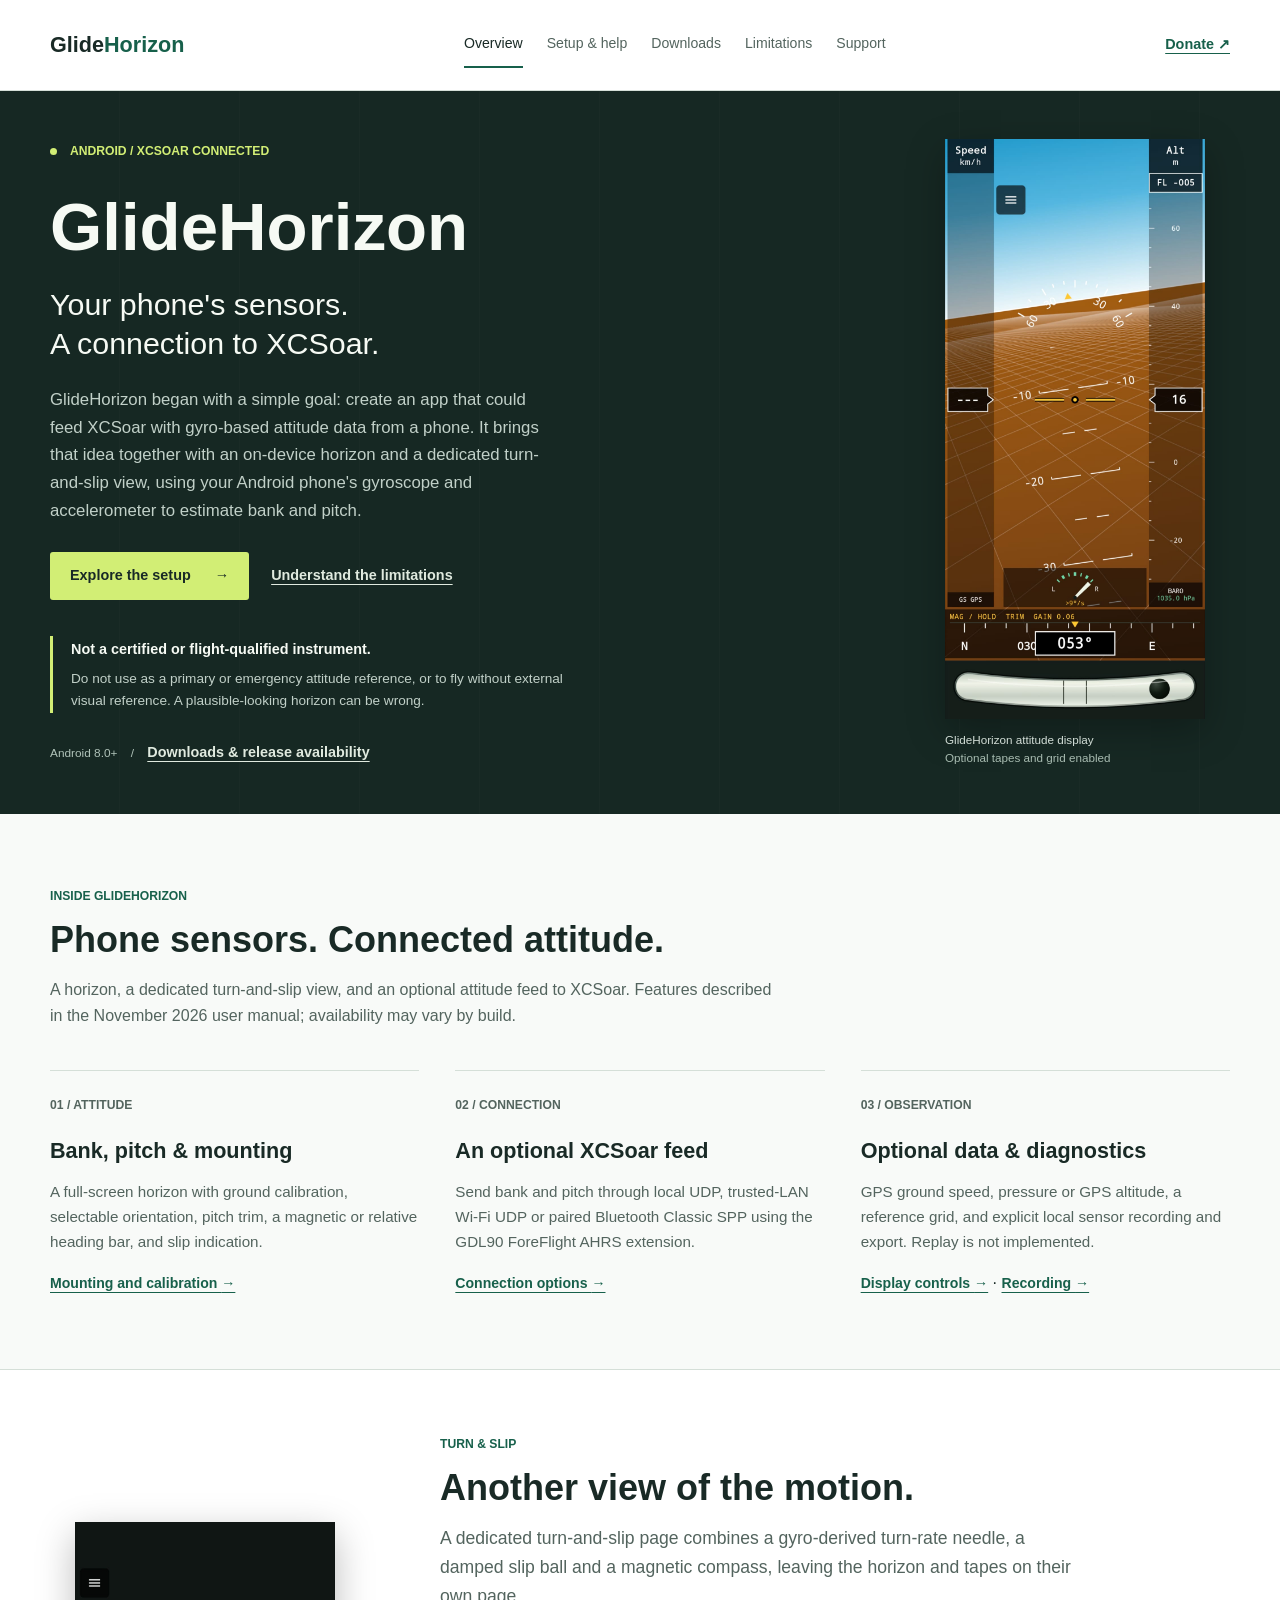
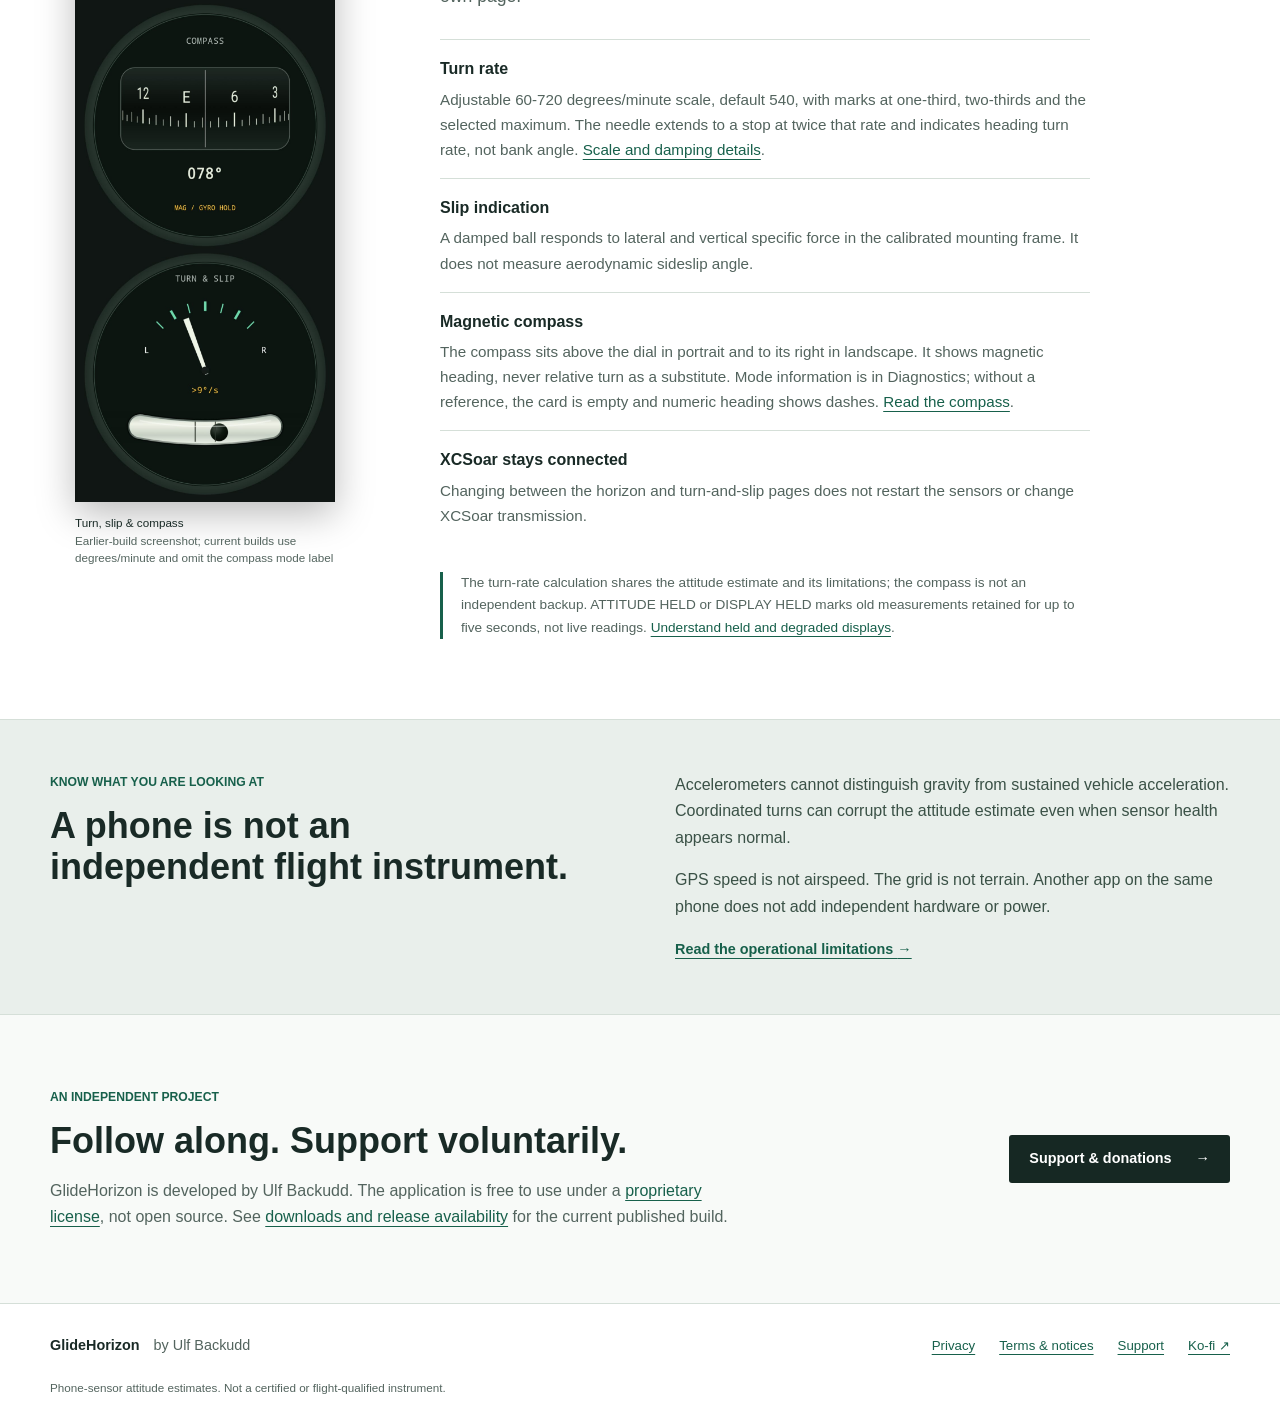
<file: site/index.html>
<!doctype html>
<html lang="en">
<head>
  <meta charset="utf-8">
  <meta name="viewport" content="width=device-width, initial-scale=1">
  <meta name="description" content="GlideHorizon brings phone-sensor attitude data to XCSoar, with an Android horizon display and a dedicated turn-and-slip view. Not a flight-qualified instrument.">
  <title>GlideHorizon | Phone sensors. XCSoar connected.</title>
  <link rel="stylesheet" href="assets/site.css">
</head>
<body>
  <a class="skip-link" href="#main">Skip to content</a>
  <header class="site-header">
    <div class="container header-inner">
      <a class="wordmark" href="index.html" aria-label="GlideHorizon home">Glide<span>Horizon</span></a>
      <nav aria-label="Main navigation">
        <a href="index.html" aria-current="page">Overview</a><a href="setup.html">Setup &amp; help</a><a href="downloads.html">Downloads</a><a href="limitations.html">Limitations</a><a href="support.html">Support</a>
      </nav>
      <a class="donate-link" href="https://ko-fi.com/ulfbackudd" rel="noreferrer">Donate <span aria-hidden="true">&#8599;</span></a>
    </div>
  </header>
  <main id="main">
    <section class="overview" aria-labelledby="page-title">
      <div class="container overview-layout">
        <div class="overview-copy">
          <p class="eyebrow"><span class="status-dot" aria-hidden="true"></span> Android / XCSoar connected</p>
          <h1 id="page-title">GlideHorizon</h1>
          <p class="lead">Your phone's sensors.<br>A connection to XCSoar.</p>
          <p class="intro">GlideHorizon began with a simple goal: create an app that could feed XCSoar with gyro-based attitude data from a phone. It brings that idea together with an on-device horizon and a dedicated turn-and-slip view, using your Android phone's gyroscope and accelerometer to estimate bank and pitch.</p>
          <div class="actions"><a class="button" href="setup.html">Explore the setup <span aria-hidden="true">&#8594;</span></a><a class="text-link" href="limitations.html">Understand the limitations</a></div>
          <aside class="safety-note" aria-label="Instrument limitations">
            <strong>Not a certified or flight-qualified instrument.</strong>
            <p>Do not use as a primary or emergency attitude reference, or to fly without external visual reference. A plausible-looking horizon can be wrong.</p>
          </aside>
          <p class="availability">Android 8.0+ <span aria-hidden="true">/</span> <a class="text-link" href="downloads.html">Downloads &amp; release availability</a></p>
        </div>
        <figure class="app-figure">
          <a href="assets/glider_horizon1.jpeg" aria-label="View the full-size GlideHorizon screenshot"><img src="assets/glider_horizon1.jpeg" width="918" height="2048" alt="GlideHorizon display with a banked horizon, pitch ladder, GPS ground-speed and barometric-altitude tapes, heading bar, reference grid and slip indicator." fetchpriority="high"></a>
          <figcaption>GlideHorizon attitude display <span>Optional tapes and grid enabled</span></figcaption>
        </figure>
      </div>
    </section>
    <section class="section container" aria-labelledby="inside-title">
      <div class="section-heading"><p class="eyebrow">Inside GlideHorizon</p><h2 id="inside-title">Phone sensors. Connected attitude.</h2><p>A horizon, a dedicated turn-and-slip view, and an optional attitude feed to XCSoar. Features described in the November 2026 user manual; availability may vary by build.</p></div>
      <div class="feature-grid">
        <article><p class="item-number">01 / Attitude</p><h3>Bank, pitch &amp; mounting</h3><p>A full-screen horizon with ground calibration, selectable orientation, pitch trim, a magnetic or relative heading bar, and slip indication.</p><a href="setup.html#calibration">Mounting and calibration <span aria-hidden="true">&#8594;</span></a></article>
        <article><p class="item-number">02 / Connection</p><h3>An optional XCSoar feed</h3><p>Send bank and pitch through local UDP, trusted-LAN Wi-Fi UDP or paired Bluetooth Classic SPP using the GDL90 ForeFlight AHRS extension.</p><a href="setup.html#xcsoar">Connection options <span aria-hidden="true">&#8594;</span></a></article>
        <article><p class="item-number">03 / Observation</p><h3>Optional data &amp; diagnostics</h3><p>GPS ground speed, pressure or GPS altitude, a reference grid, and explicit local sensor recording and export. Replay is not implemented.</p><a href="setup.html#display">Display controls <span aria-hidden="true">&#8594;</span></a> &middot; <a href="setup.html#recording">Recording <span aria-hidden="true">&#8594;</span></a></article>
      </div>
    </section>
    <section class="turn-section" aria-labelledby="turn-title">
      <div class="container turn-layout">
        <figure class="app-figure">
          <a href="assets/turn_slip_indicatpr.jpeg" aria-label="View the full-size turn-and-slip and compass screenshot"><img src="assets/turn_slip_indicatpr.jpeg" width="918" height="2048" alt="GlideHorizon portrait page with a compass showing 078 degrees and MAG / GYRO HOLD above a turn-and-slip dial with a left-deflected needle, an above-nine-degrees-per-second indication and a slip ball right of centre." loading="lazy" decoding="async"></a>
          <figcaption>Turn, slip &amp; compass <span>Earlier-build screenshot; current builds use degrees/minute and omit the compass mode label</span></figcaption>
        </figure>
        <div class="turn-copy">
          <p class="eyebrow">Turn &amp; slip</p>
          <h2 id="turn-title">Another view of the motion.</h2>
          <p class="turn-intro">A dedicated turn-and-slip page combines a gyro-derived turn-rate needle, a damped slip ball and a magnetic compass, leaving the horizon and tapes on their own page.</p>
          <dl class="turn-details">
            <div><dt>Turn rate</dt><dd>Adjustable 60-720 degrees/minute scale, default 540, with marks at one-third, two-thirds and the selected maximum. The needle extends to a stop at twice that rate and indicates heading turn rate, not bank angle. <a href="setup.html#display">Scale and damping details</a>.</dd></div>
            <div><dt>Slip indication</dt><dd>A damped ball responds to lateral and vertical specific force in the calibrated mounting frame. It does not measure aerodynamic sideslip angle.</dd></div>
            <div><dt>Magnetic compass</dt><dd>The compass sits above the dial in portrait and to its right in landscape. It shows magnetic heading, never relative turn as a substitute. Mode information is in Diagnostics; without a reference, the card is empty and numeric heading shows dashes. <a href="setup.html#compass">Read the compass</a>.</dd></div>
            <div><dt>XCSoar stays connected</dt><dd>Changing between the horizon and turn-and-slip pages does not restart the sensors or change XCSoar transmission.</dd></div>
          </dl>
          <p class="turn-caution">The turn-rate calculation shares the attitude estimate and its limitations; the compass is not an independent backup. ATTITUDE HELD or DISPLAY HELD marks old measurements retained for up to five seconds, not live readings. <a href="setup.html#display-status">Understand held and degraded displays</a>.</p>
        </div>
      </div>
    </section>
    <section class="limit-band">
      <div class="container limit-layout"><div><p class="eyebrow">Know what you are looking at</p><h2>A phone is not an<br>independent flight instrument.</h2></div><div><p>Accelerometers cannot distinguish gravity from sustained vehicle acceleration. Coordinated turns can corrupt the attitude estimate even when sensor health appears normal.</p><p>GPS speed is not airspeed. The grid is not terrain. Another app on the same phone does not add independent hardware or power.</p><a class="text-link" href="limitations.html">Read the operational limitations <span aria-hidden="true">&#8594;</span></a></div></div>
    </section>
    <section class="section container support-strip"><div><p class="eyebrow">An independent project</p><h2>Follow along. Support voluntarily.</h2><p>GlideHorizon is developed by Ulf Backudd. The application is free to use under a <a href="terms.html#license">proprietary license</a>, not open source. See <a href="downloads.html">downloads and release availability</a> for the current published build.</p></div><a class="button button-dark" href="support.html">Support &amp; donations <span aria-hidden="true">&#8594;</span></a></section>
  </main>
  <footer class="site-footer"><div class="container footer-inner"><p>GlideHorizon <span>by Ulf Backudd</span></p><nav aria-label="Footer navigation"><a href="privacy.html">Privacy</a><a href="terms.html">Terms &amp; notices</a><a href="support.html">Support</a><a href="https://ko-fi.com/ulfbackudd" rel="noreferrer">Ko-fi &#8599;</a></nav><small>Phone-sensor attitude estimates. Not a certified or flight-qualified instrument.</small></div></footer>
</body>
</html>
</file>
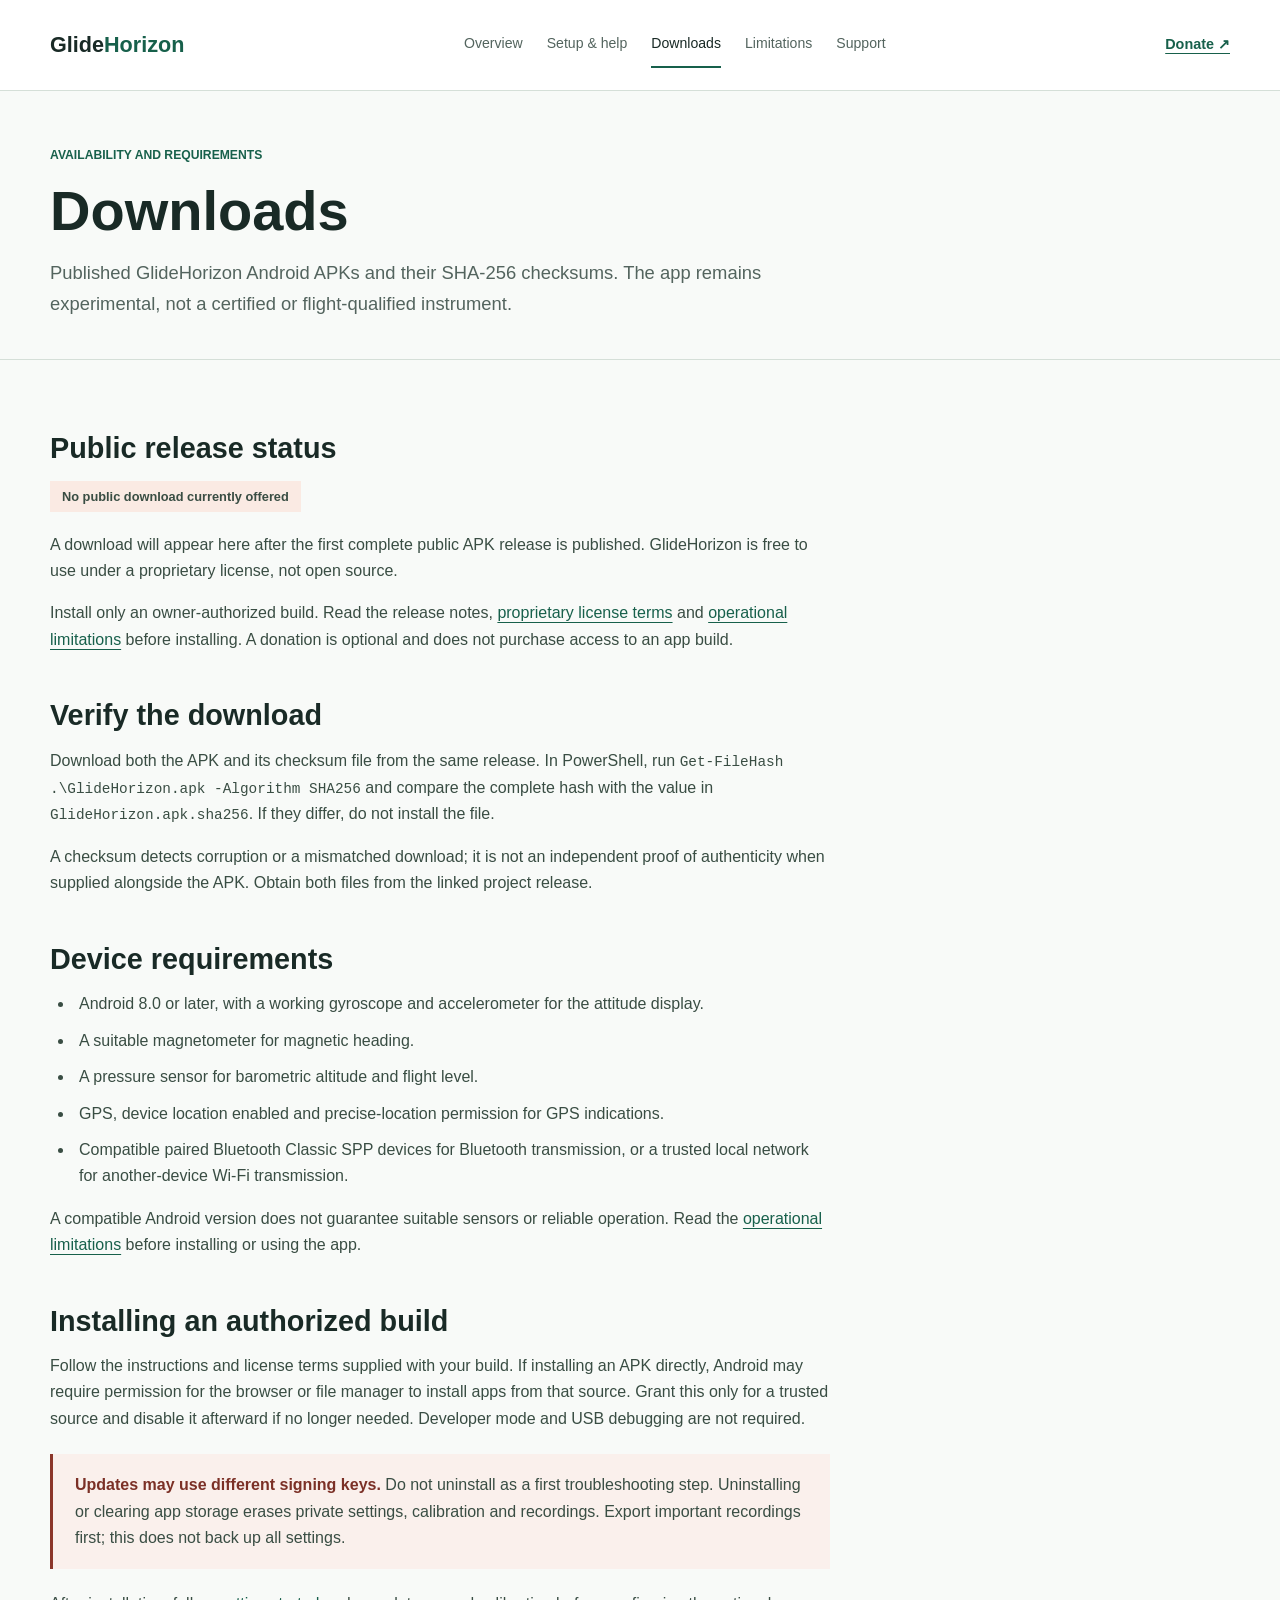
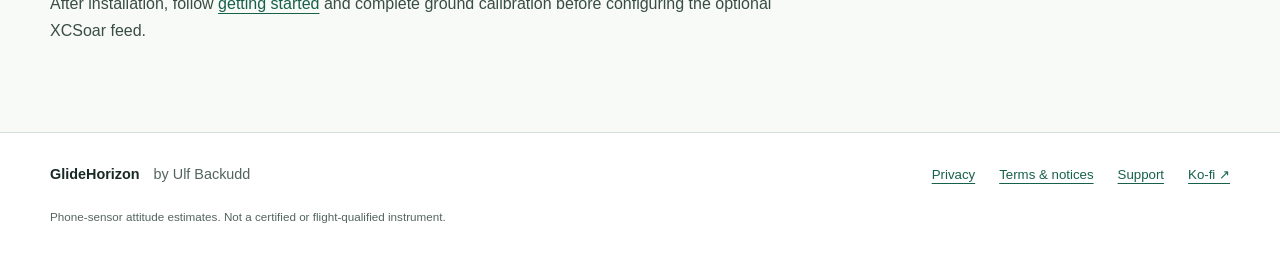
<file: site/downloads.html>
<!doctype html>
<html lang="en">
<head>
  <meta charset="utf-8">
  <meta name="viewport" content="width=device-width, initial-scale=1">
  <meta name="description" content="GlideHorizon download availability, Android requirements and installation precautions for authorized experimental builds.">
  <title>Downloads | GlideHorizon</title>
  <link rel="stylesheet" href="assets/site.css">
</head>
<body>
  <a class="skip-link" href="#main">Skip to content</a>
  <header class="site-header"><div class="container header-inner">
    <a class="wordmark" href="index.html" aria-label="GlideHorizon home">Glide<span>Horizon</span></a>
    <nav aria-label="Main navigation"><a href="index.html">Overview</a><a href="setup.html">Setup &amp; help</a><a href="downloads.html" aria-current="page">Downloads</a><a href="limitations.html">Limitations</a><a href="support.html">Support</a></nav>
    <a class="donate-link" href="https://ko-fi.com/ulfbackudd" rel="noreferrer">Donate <span aria-hidden="true">&#8599;</span></a>
  </div></header>
  <main id="main">
    <div class="page-heading"><div class="container"><p class="eyebrow">Availability and requirements</p><h1>Downloads</h1><p class="description">Published GlideHorizon Android APKs and their SHA-256 checksums. The app remains experimental, not a certified or flight-qualified instrument.</p></div></div>
    <div class="container section"><div class="document">
      <section><h2>Public release status</h2>
        <!-- release-downloads:start -->
        <p class="release-state">No public download currently offered</p><p>A download will appear here after the first complete public APK release is published. GlideHorizon is free to use under a proprietary license, not open source.</p>
        <!-- release-downloads:end -->
        <p>Install only an owner-authorized build. Read the release notes, <a href="terms.html#license">proprietary license terms</a> and <a href="limitations.html">operational limitations</a> before installing. A donation is optional and does not purchase access to an app build.</p>
      </section>
      <section><h2>Verify the download</h2><p>Download both the APK and its checksum file from the same release. In PowerShell, run <code>Get-FileHash .\GlideHorizon.apk -Algorithm SHA256</code> and compare the complete hash with the value in <code>GlideHorizon.apk.sha256</code>. If they differ, do not install the file.</p><p>A checksum detects corruption or a mismatched download; it is not an independent proof of authenticity when supplied alongside the APK. Obtain both files from the linked project release.</p></section>
      <section><h2>Device requirements</h2><ul><li>Android 8.0 or later, with a working gyroscope and accelerometer for the attitude display.</li><li>A suitable magnetometer for magnetic heading.</li><li>A pressure sensor for barometric altitude and flight level.</li><li>GPS, device location enabled and precise-location permission for GPS indications.</li><li>Compatible paired Bluetooth Classic SPP devices for Bluetooth transmission, or a trusted local network for another-device Wi-Fi transmission.</li></ul><p>A compatible Android version does not guarantee suitable sensors or reliable operation. Read the <a href="limitations.html">operational limitations</a> before installing or using the app.</p></section>
      <section><h2>Installing an authorized build</h2><p>Follow the instructions and license terms supplied with your build. If installing an APK directly, Android may require permission for the browser or file manager to install apps from that source. Grant this only for a trusted source and disable it afterward if no longer needed. Developer mode and USB debugging are not required.</p><div class="notice"><p><strong>Updates may use different signing keys.</strong> Do not uninstall as a first troubleshooting step. Uninstalling or clearing app storage erases private settings, calibration and recordings. Export important recordings first; this does not back up all settings.</p></div><p>After installation, follow <a href="setup.html#start">getting started</a> and complete ground calibration before configuring the optional XCSoar feed.</p></section>
    </div></div>
  </main>
  <footer class="site-footer"><div class="container footer-inner"><p>GlideHorizon <span>by Ulf Backudd</span></p><nav aria-label="Footer navigation"><a href="privacy.html">Privacy</a><a href="terms.html">Terms &amp; notices</a><a href="support.html">Support</a><a href="https://ko-fi.com/ulfbackudd" rel="noreferrer">Ko-fi &#8599;</a></nav><small>Phone-sensor attitude estimates. Not a certified or flight-qualified instrument.</small></div></footer>
</body>
</html>
</file>
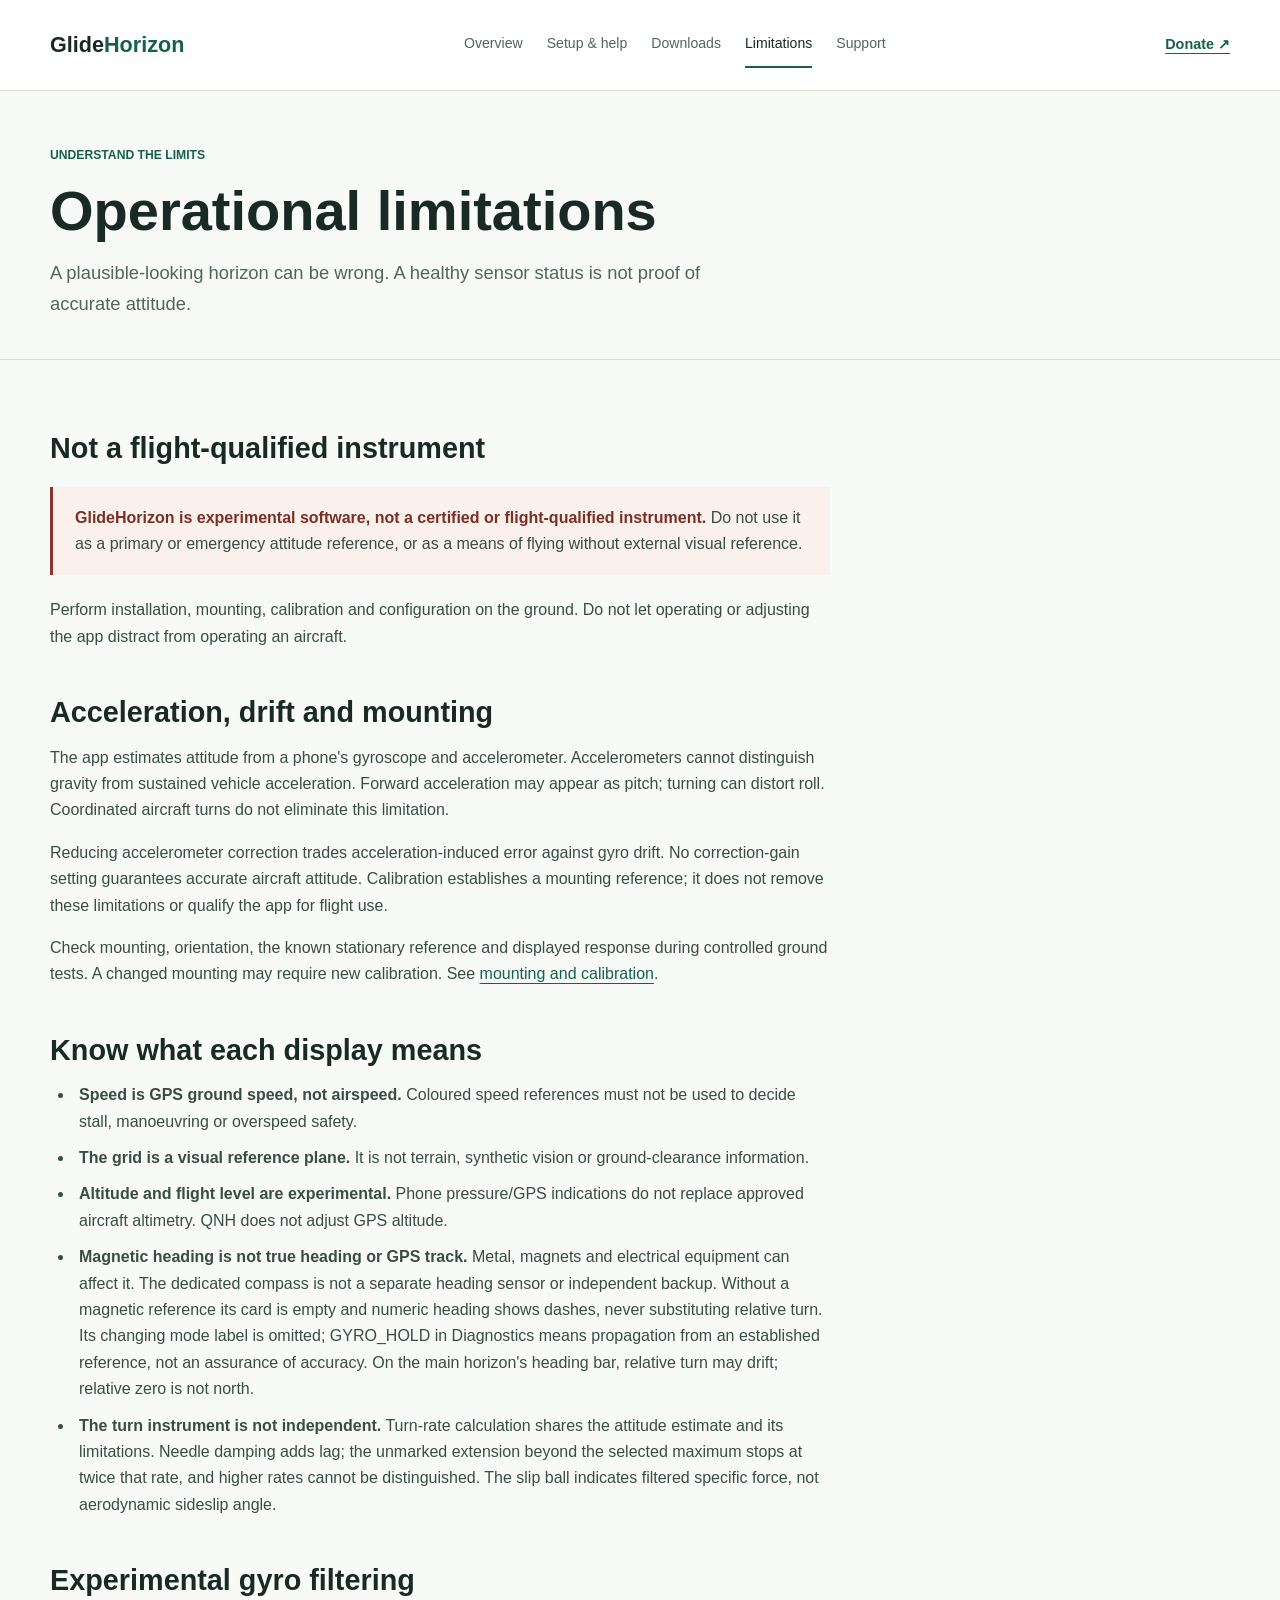
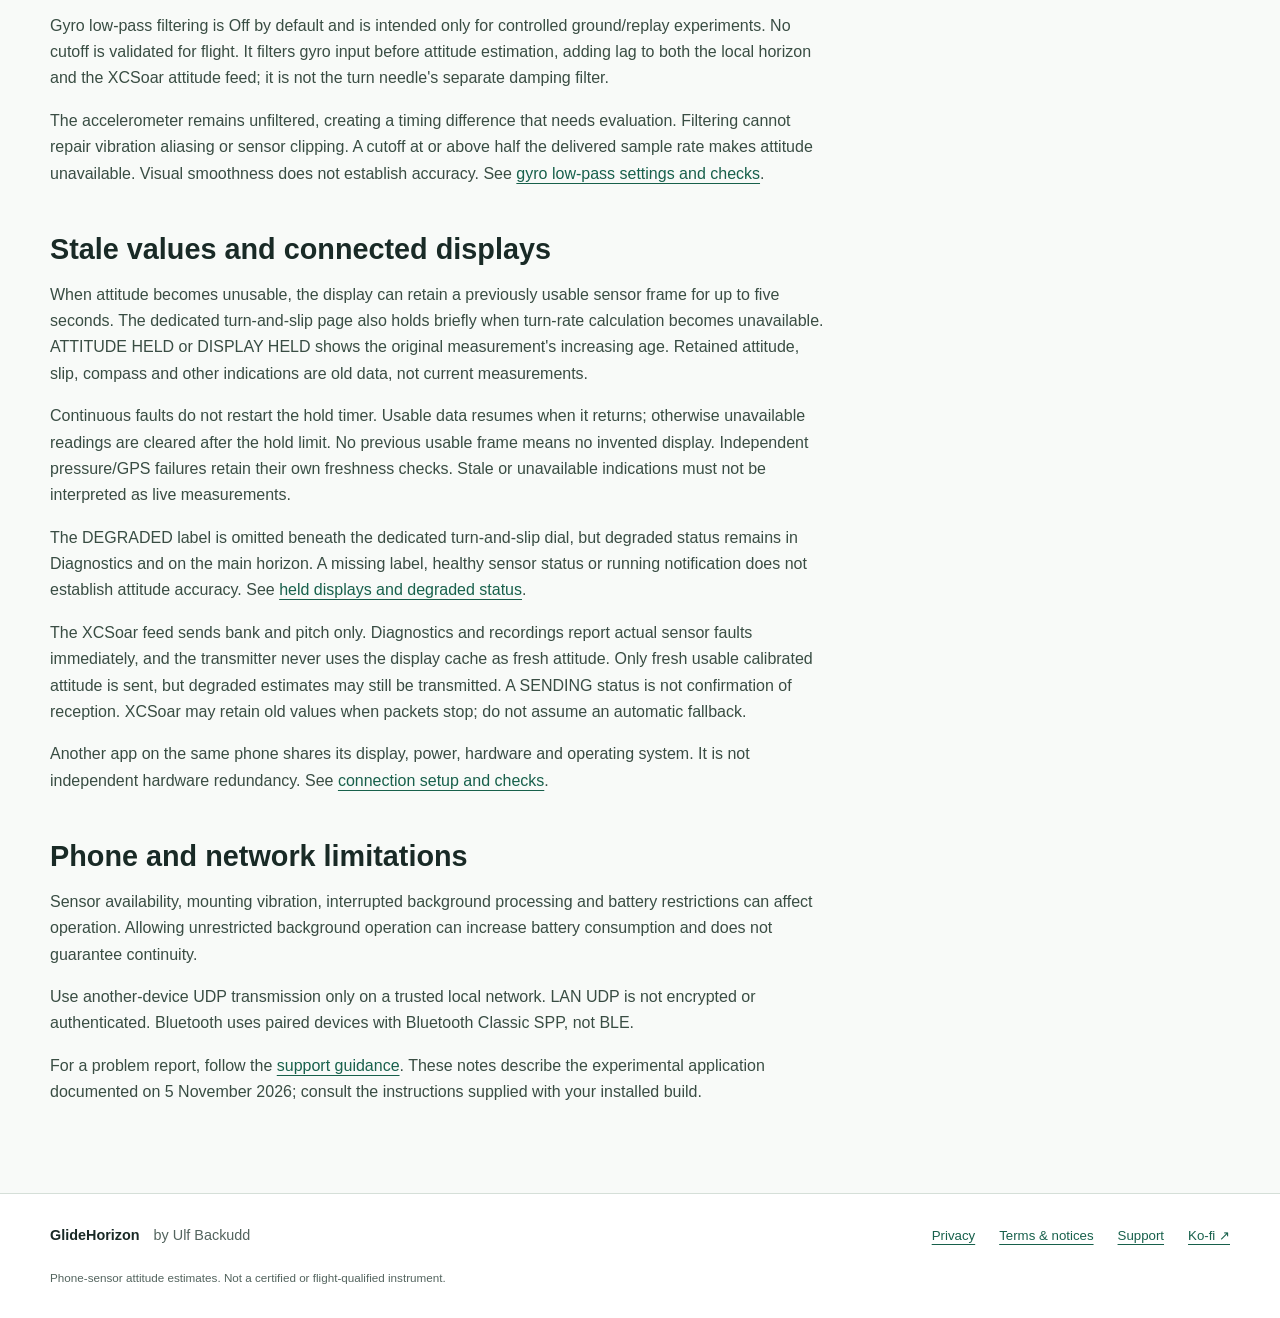
<file: site/limitations.html>
<!doctype html>
<html lang="en">
<head>
  <meta charset="utf-8">
  <meta name="viewport" content="width=device-width, initial-scale=1">
  <meta name="description" content="Important limitations of GlideHorizon phone-sensor attitude estimates, experimental displays and the optional XCSoar feed.">
  <title>Limitations | GlideHorizon</title>
  <link rel="stylesheet" href="assets/site.css">
</head>
<body>
  <a class="skip-link" href="#main">Skip to content</a>
  <header class="site-header"><div class="container header-inner">
    <a class="wordmark" href="index.html" aria-label="GlideHorizon home">Glide<span>Horizon</span></a>
    <nav aria-label="Main navigation"><a href="index.html">Overview</a><a href="setup.html">Setup &amp; help</a><a href="downloads.html">Downloads</a><a href="limitations.html" aria-current="page">Limitations</a><a href="support.html">Support</a></nav>
    <a class="donate-link" href="https://ko-fi.com/ulfbackudd" rel="noreferrer">Donate <span aria-hidden="true">&#8599;</span></a>
  </div></header>
  <main id="main">
    <div class="page-heading"><div class="container"><p class="eyebrow">Understand the limits</p><h1>Operational limitations</h1><p class="description">A plausible-looking horizon can be wrong. A healthy sensor status is not proof of accurate attitude.</p></div></div>
    <div class="container section"><div class="document">
      <section><h2>Not a flight-qualified instrument</h2><div class="notice"><p><strong>GlideHorizon is experimental software, not a certified or flight-qualified instrument.</strong> Do not use it as a primary or emergency attitude reference, or as a means of flying without external visual reference.</p></div><p>Perform installation, mounting, calibration and configuration on the ground. Do not let operating or adjusting the app distract from operating an aircraft.</p></section>
      <section><h2>Acceleration, drift and mounting</h2><p>The app estimates attitude from a phone's gyroscope and accelerometer. Accelerometers cannot distinguish gravity from sustained vehicle acceleration. Forward acceleration may appear as pitch; turning can distort roll. Coordinated aircraft turns do not eliminate this limitation.</p><p>Reducing accelerometer correction trades acceleration-induced error against gyro drift. No correction-gain setting guarantees accurate aircraft attitude. Calibration establishes a mounting reference; it does not remove these limitations or qualify the app for flight use.</p><p>Check mounting, orientation, the known stationary reference and displayed response during controlled ground tests. A changed mounting may require new calibration. See <a href="setup.html#calibration">mounting and calibration</a>.</p></section>
      <section><h2>Know what each display means</h2><ul><li><strong>Speed is GPS ground speed, not airspeed.</strong> Coloured speed references must not be used to decide stall, manoeuvring or overspeed safety.</li><li><strong>The grid is a visual reference plane.</strong> It is not terrain, synthetic vision or ground-clearance information.</li><li><strong>Altitude and flight level are experimental.</strong> Phone pressure/GPS indications do not replace approved aircraft altimetry. QNH does not adjust GPS altitude.</li><li><strong>Magnetic heading is not true heading or GPS track.</strong> Metal, magnets and electrical equipment can affect it. The dedicated compass is not a separate heading sensor or independent backup. Without a magnetic reference its card is empty and numeric heading shows dashes, never substituting relative turn. Its changing mode label is omitted; GYRO_HOLD in Diagnostics means propagation from an established reference, not an assurance of accuracy. On the main horizon's heading bar, relative turn may drift; relative zero is not north.</li><li><strong>The turn instrument is not independent.</strong> Turn-rate calculation shares the attitude estimate and its limitations. Needle damping adds lag; the unmarked extension beyond the selected maximum stops at twice that rate, and higher rates cannot be distinguished. The slip ball indicates filtered specific force, not aerodynamic sideslip angle.</li></ul></section>
      <section><h2>Experimental gyro filtering</h2><p>Gyro low-pass filtering is Off by default and is intended only for controlled ground/replay experiments. No cutoff is validated for flight. It filters gyro input before attitude estimation, adding lag to both the local horizon and the XCSoar attitude feed; it is not the turn needle's separate damping filter.</p><p>The accelerometer remains unfiltered, creating a timing difference that needs evaluation. Filtering cannot repair vibration aliasing or sensor clipping. A cutoff at or above half the delivered sample rate makes attitude unavailable. Visual smoothness does not establish accuracy. See <a href="setup.html#gyro-low-pass">gyro low-pass settings and checks</a>.</p></section>
      <section><h2>Stale values and connected displays</h2><p>When attitude becomes unusable, the display can retain a previously usable sensor frame for up to five seconds. The dedicated turn-and-slip page also holds briefly when turn-rate calculation becomes unavailable. ATTITUDE HELD or DISPLAY HELD shows the original measurement's increasing age. Retained attitude, slip, compass and other indications are old data, not current measurements.</p><p>Continuous faults do not restart the hold timer. Usable data resumes when it returns; otherwise unavailable readings are cleared after the hold limit. No previous usable frame means no invented display. Independent pressure/GPS failures retain their own freshness checks. Stale or unavailable indications must not be interpreted as live measurements.</p><p>The DEGRADED label is omitted beneath the dedicated turn-and-slip dial, but degraded status remains in Diagnostics and on the main horizon. A missing label, healthy sensor status or running notification does not establish attitude accuracy. See <a href="setup.html#display-status">held displays and degraded status</a>.</p><p>The XCSoar feed sends bank and pitch only. Diagnostics and recordings report actual sensor faults immediately, and the transmitter never uses the display cache as fresh attitude. Only fresh usable calibrated attitude is sent, but degraded estimates may still be transmitted. A SENDING status is not confirmation of reception. XCSoar may retain old values when packets stop; do not assume an automatic fallback.</p><p>Another app on the same phone shares its display, power, hardware and operating system. It is not independent hardware redundancy. See <a href="setup.html#xcsoar">connection setup and checks</a>.</p></section>
      <section><h2>Phone and network limitations</h2><p>Sensor availability, mounting vibration, interrupted background processing and battery restrictions can affect operation. Allowing unrestricted background operation can increase battery consumption and does not guarantee continuity.</p><p>Use another-device UDP transmission only on a trusted local network. LAN UDP is not encrypted or authenticated. Bluetooth uses paired devices with Bluetooth Classic SPP, not BLE.</p><p>For a problem report, follow the <a href="support.html">support guidance</a>. These notes describe the experimental application documented on 5 November 2026; consult the instructions supplied with your installed build.</p></section>
    </div></div>
  </main>
  <footer class="site-footer"><div class="container footer-inner"><p>GlideHorizon <span>by Ulf Backudd</span></p><nav aria-label="Footer navigation"><a href="privacy.html">Privacy</a><a href="terms.html">Terms &amp; notices</a><a href="support.html">Support</a><a href="https://ko-fi.com/ulfbackudd" rel="noreferrer">Ko-fi &#8599;</a></nav><small>Phone-sensor attitude estimates. Not a certified or flight-qualified instrument.</small></div></footer>
</body>
</html>
</file>
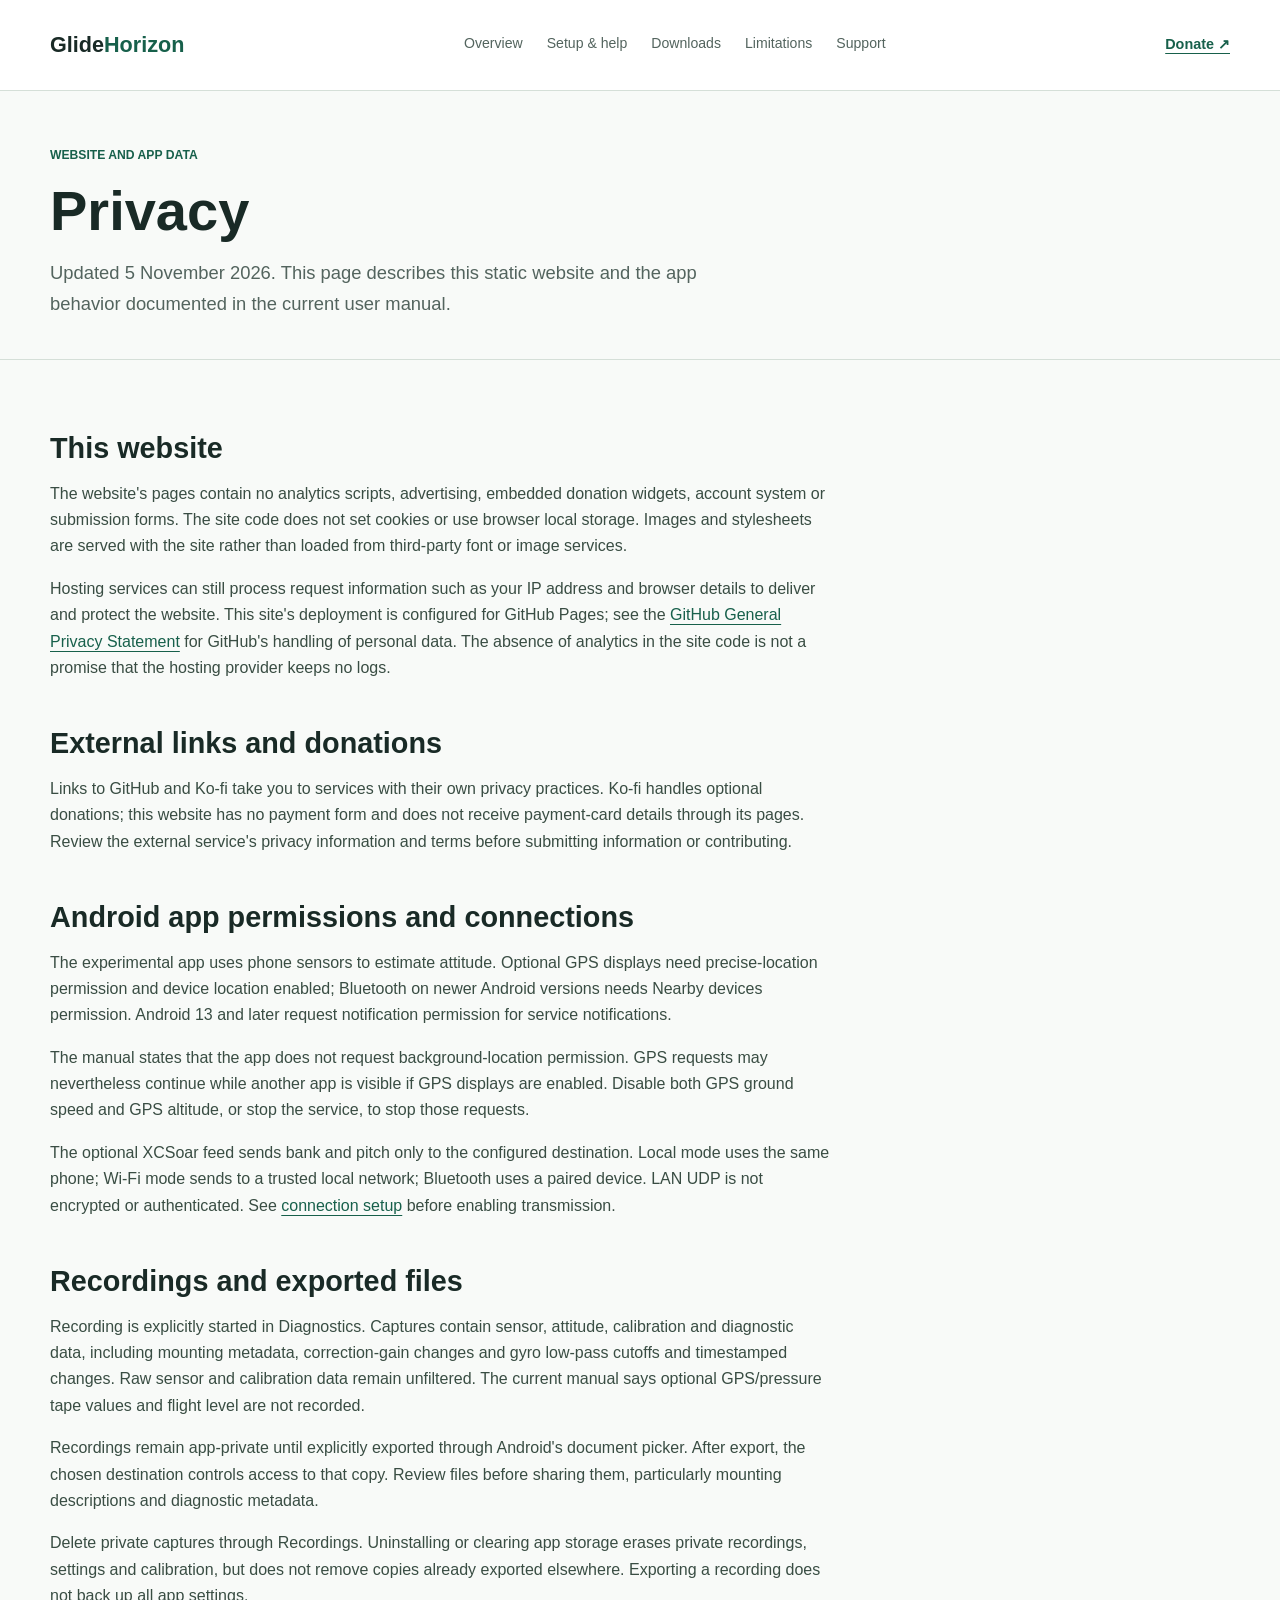
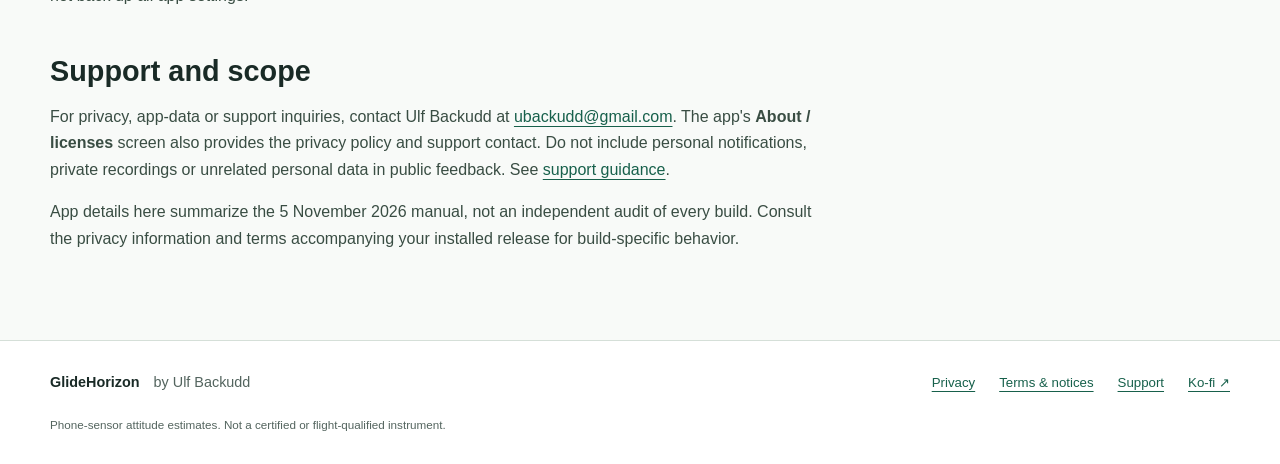
<file: site/privacy.html>
<!doctype html>
<html lang="en">
<head>
  <meta charset="utf-8">
  <meta name="viewport" content="width=device-width, initial-scale=1">
  <meta name="description" content="Privacy information for the GlideHorizon website, external services and the experimental Android app's recordings and connections.">
  <title>Privacy | GlideHorizon</title>
  <link rel="stylesheet" href="assets/site.css">
</head>
<body>
  <a class="skip-link" href="#main">Skip to content</a>
  <header class="site-header"><div class="container header-inner">
    <a class="wordmark" href="index.html" aria-label="GlideHorizon home">Glide<span>Horizon</span></a>
    <nav aria-label="Main navigation"><a href="index.html">Overview</a><a href="setup.html">Setup &amp; help</a><a href="downloads.html">Downloads</a><a href="limitations.html">Limitations</a><a href="support.html">Support</a></nav>
    <a class="donate-link" href="https://ko-fi.com/ulfbackudd" rel="noreferrer">Donate <span aria-hidden="true">&#8599;</span></a>
  </div></header>
  <main id="main">
    <div class="page-heading"><div class="container"><p class="eyebrow">Website and app data</p><h1>Privacy</h1><p class="description">Updated 5 November 2026. This page describes this static website and the app behavior documented in the current user manual.</p></div></div>
    <div class="container section"><div class="document">
      <section><h2>This website</h2><p>The website's pages contain no analytics scripts, advertising, embedded donation widgets, account system or submission forms. The site code does not set cookies or use browser local storage. Images and stylesheets are served with the site rather than loaded from third-party font or image services.</p><p>Hosting services can still process request information such as your IP address and browser details to deliver and protect the website. This site's deployment is configured for GitHub Pages; see the <a href="https://docs.github.com/en/site-policy/privacy-policies/github-general-privacy-statement" rel="noreferrer">GitHub General Privacy Statement</a> for GitHub's handling of personal data. The absence of analytics in the site code is not a promise that the hosting provider keeps no logs.</p></section>
      <section><h2>External links and donations</h2><p>Links to GitHub and Ko-fi take you to services with their own privacy practices. Ko-fi handles optional donations; this website has no payment form and does not receive payment-card details through its pages. Review the external service's privacy information and terms before submitting information or contributing.</p></section>
      <section><h2>Android app permissions and connections</h2><p>The experimental app uses phone sensors to estimate attitude. Optional GPS displays need precise-location permission and device location enabled; Bluetooth on newer Android versions needs Nearby devices permission. Android 13 and later request notification permission for service notifications.</p><p>The manual states that the app does not request background-location permission. GPS requests may nevertheless continue while another app is visible if GPS displays are enabled. Disable both GPS ground speed and GPS altitude, or stop the service, to stop those requests.</p><p>The optional XCSoar feed sends bank and pitch only to the configured destination. Local mode uses the same phone; Wi-Fi mode sends to a trusted local network; Bluetooth uses a paired device. LAN UDP is not encrypted or authenticated. See <a href="setup.html#xcsoar">connection setup</a> before enabling transmission.</p></section>
      <section><h2>Recordings and exported files</h2><p>Recording is explicitly started in Diagnostics. Captures contain sensor, attitude, calibration and diagnostic data, including mounting metadata, correction-gain changes and gyro low-pass cutoffs and timestamped changes. Raw sensor and calibration data remain unfiltered. The current manual says optional GPS/pressure tape values and flight level are not recorded.</p><p>Recordings remain app-private until explicitly exported through Android's document picker. After export, the chosen destination controls access to that copy. Review files before sharing them, particularly mounting descriptions and diagnostic metadata.</p><p>Delete private captures through Recordings. Uninstalling or clearing app storage erases private recordings, settings and calibration, but does not remove copies already exported elsewhere. Exporting a recording does not back up all app settings.</p></section>
      <section><h2>Support and scope</h2><p>For privacy, app-data or support inquiries, contact Ulf Backudd at <a href="mailto:ubackudd@gmail.com">ubackudd@gmail.com</a>. The app's <strong>About / licenses</strong> screen also provides the privacy policy and support contact. Do not include personal notifications, private recordings or unrelated personal data in public feedback. See <a href="support.html">support guidance</a>.</p><p>App details here summarize the 5 November 2026 manual, not an independent audit of every build. Consult the privacy information and terms accompanying your installed release for build-specific behavior.</p></section>
    </div></div>
  </main>
  <footer class="site-footer"><div class="container footer-inner"><p>GlideHorizon <span>by Ulf Backudd</span></p><nav aria-label="Footer navigation"><a href="privacy.html" aria-current="page">Privacy</a><a href="terms.html">Terms &amp; notices</a><a href="support.html">Support</a><a href="https://ko-fi.com/ulfbackudd" rel="noreferrer">Ko-fi &#8599;</a></nav><small>Phone-sensor attitude estimates. Not a certified or flight-qualified instrument.</small></div></footer>
</body>
</html>
</file>
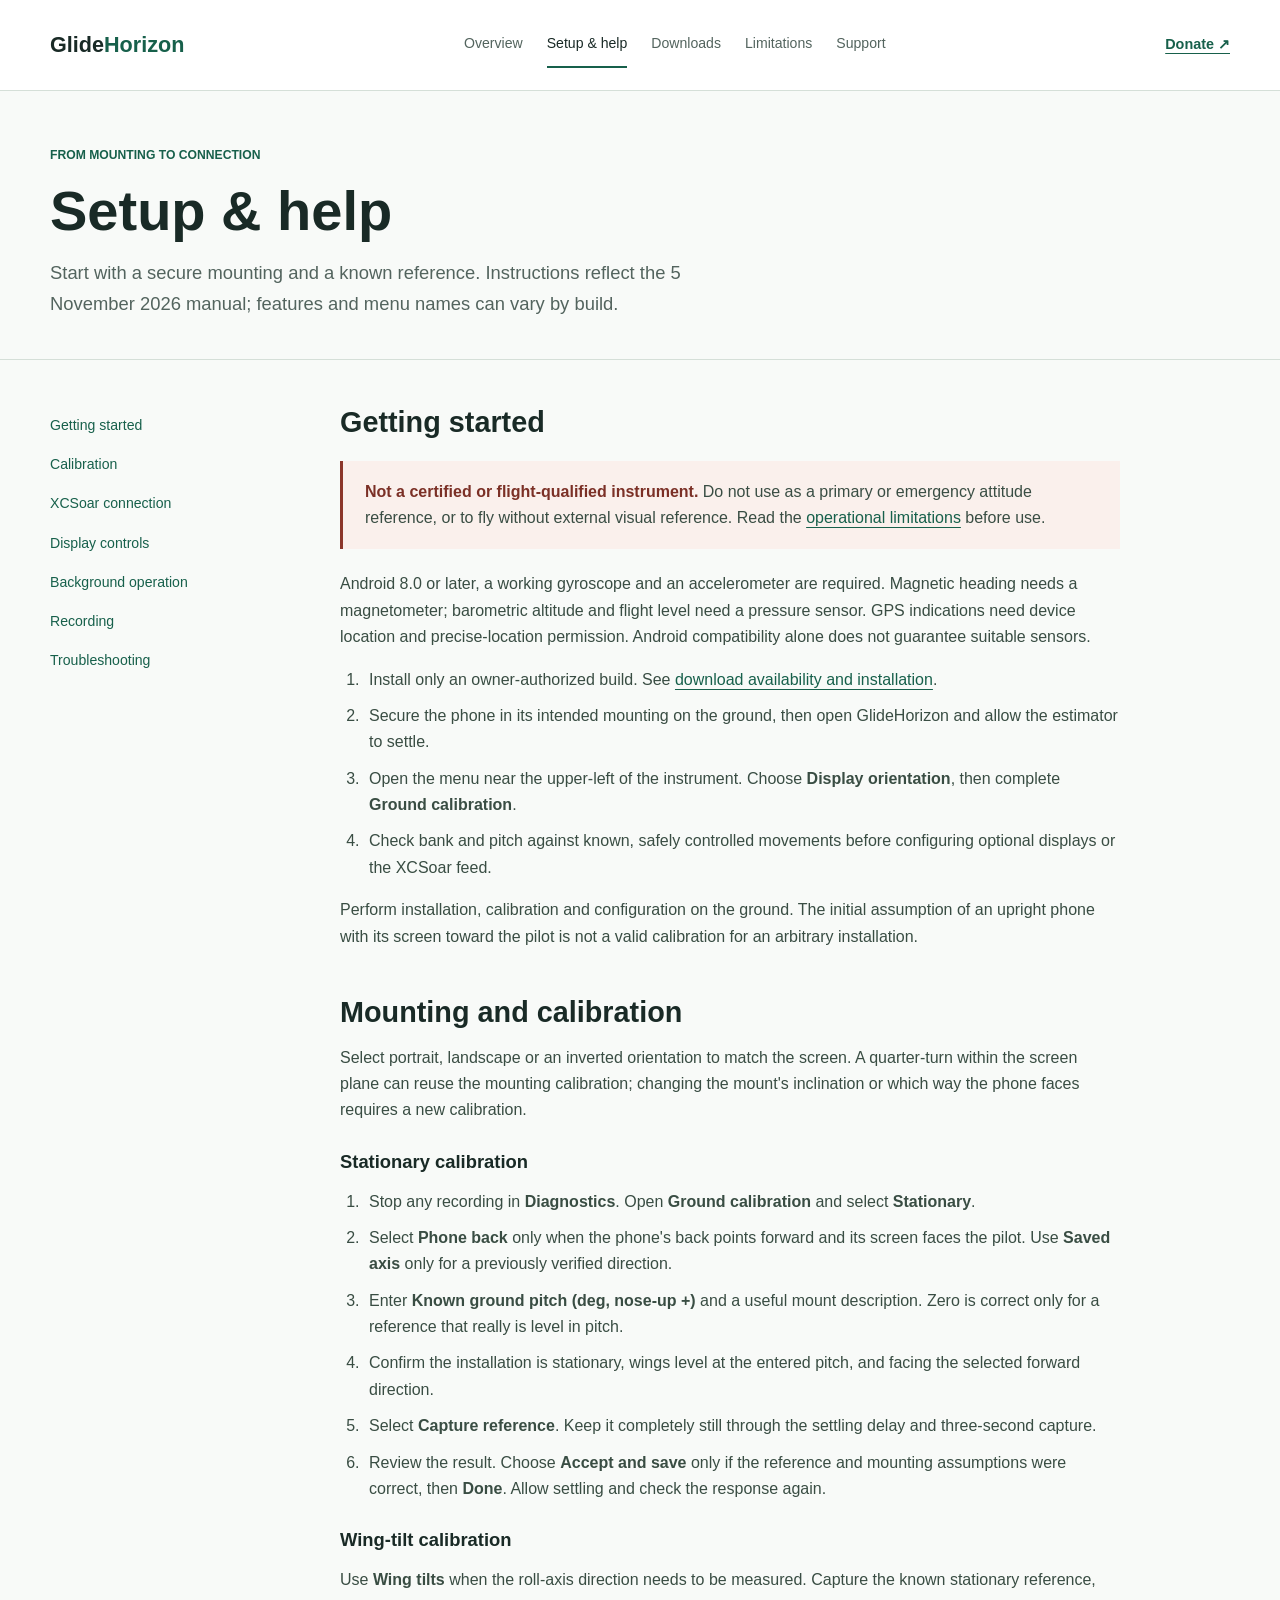
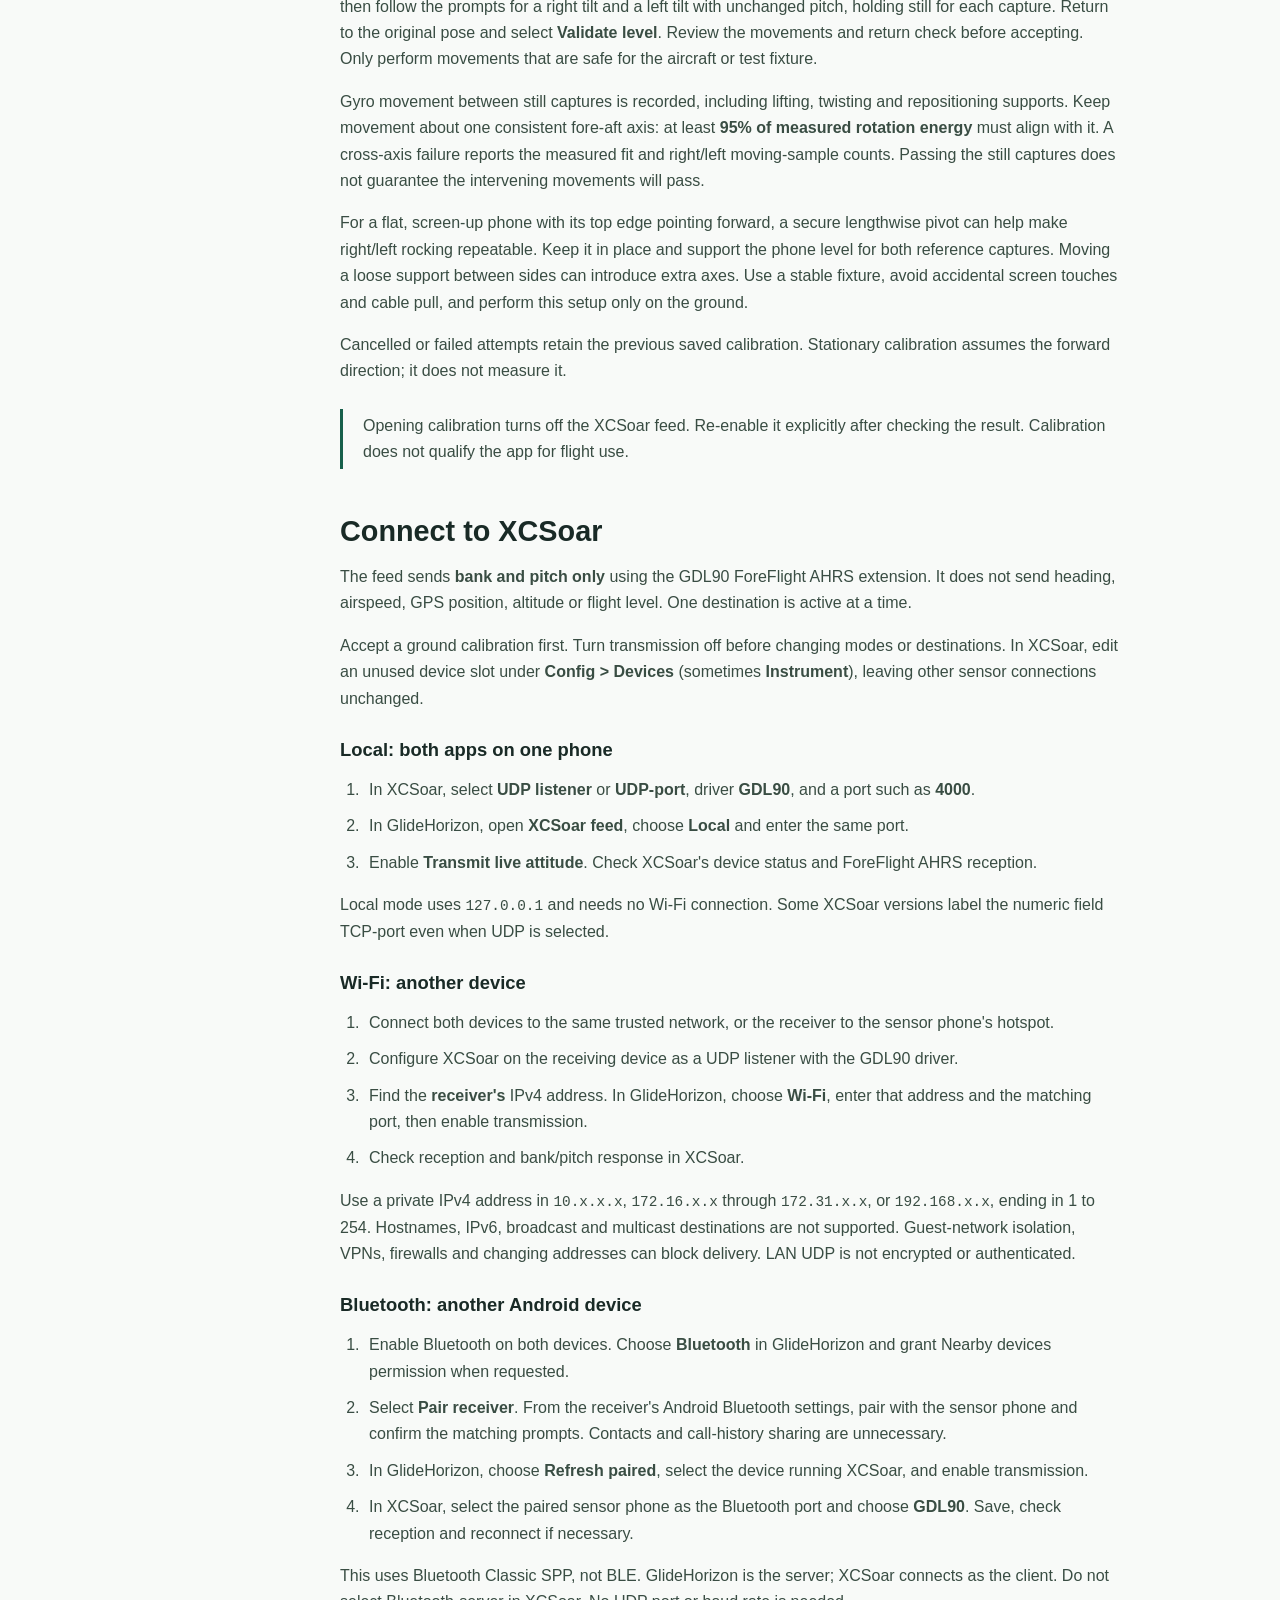
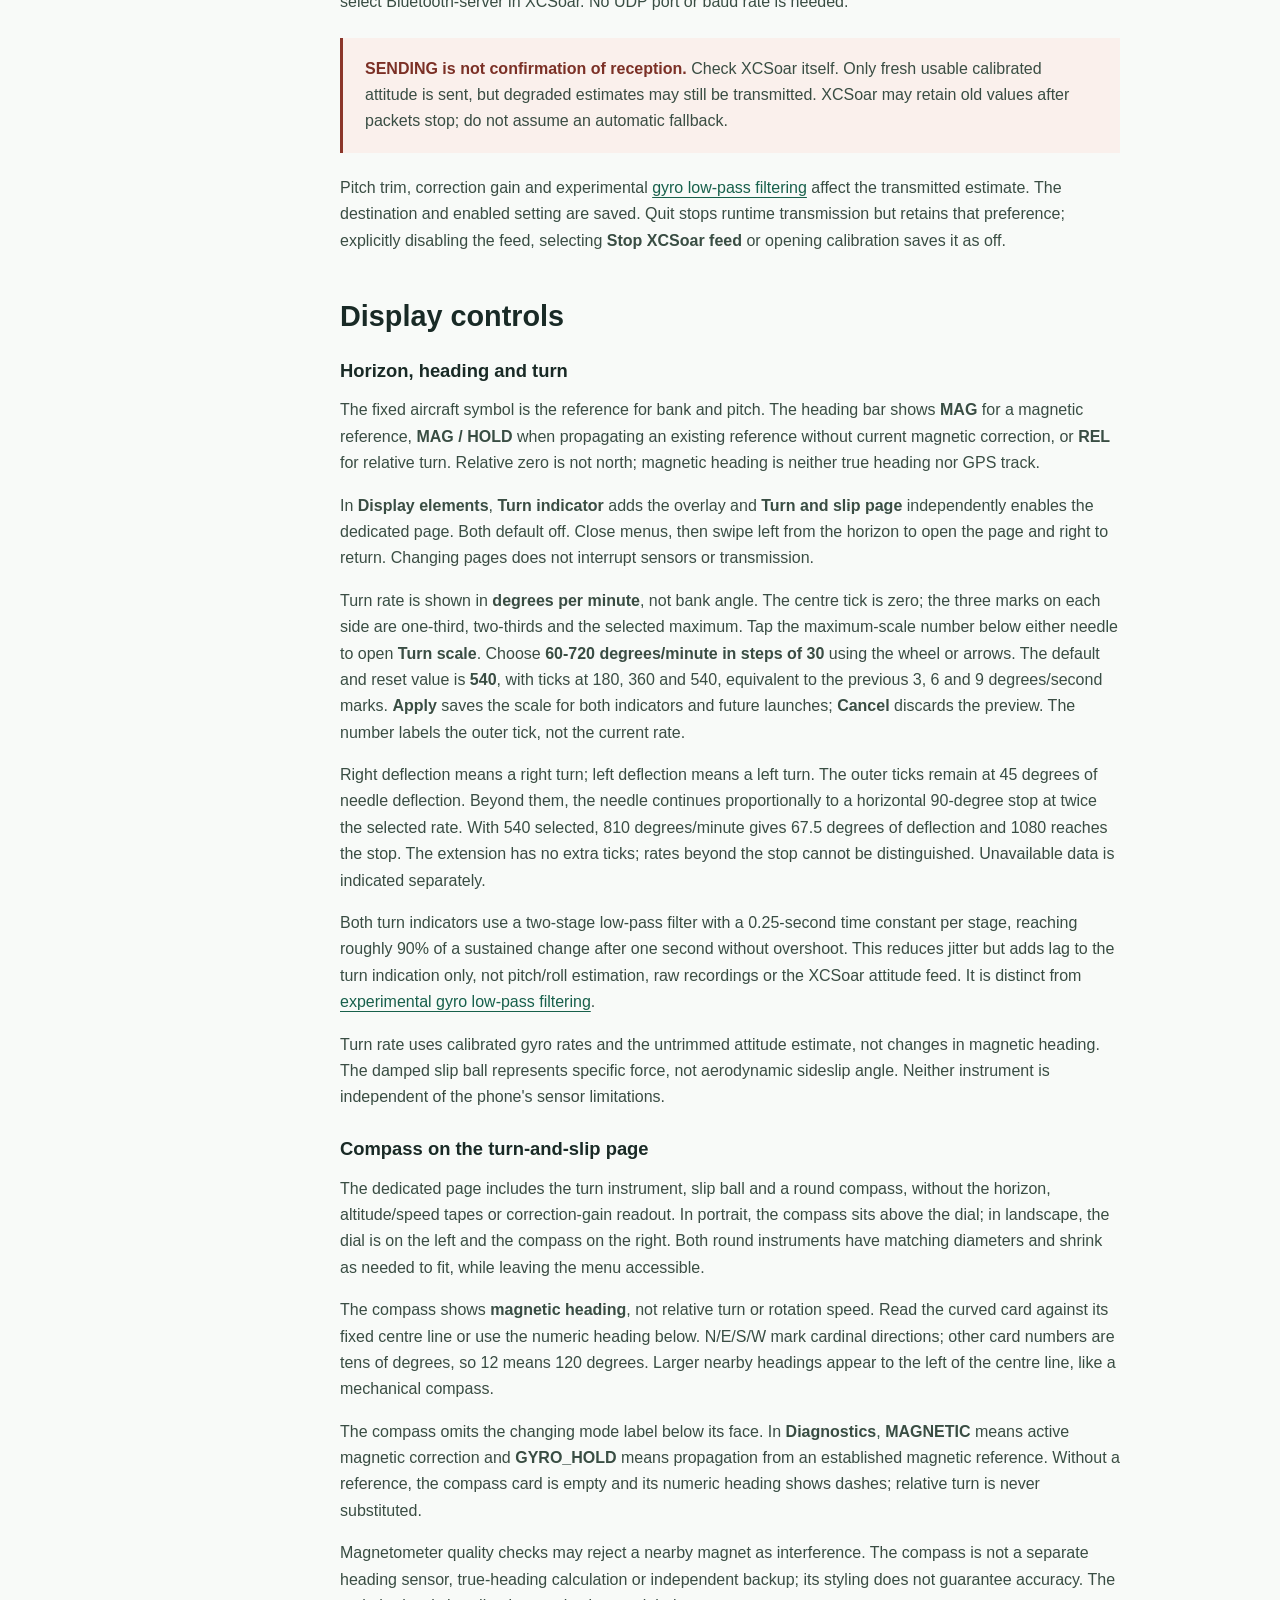
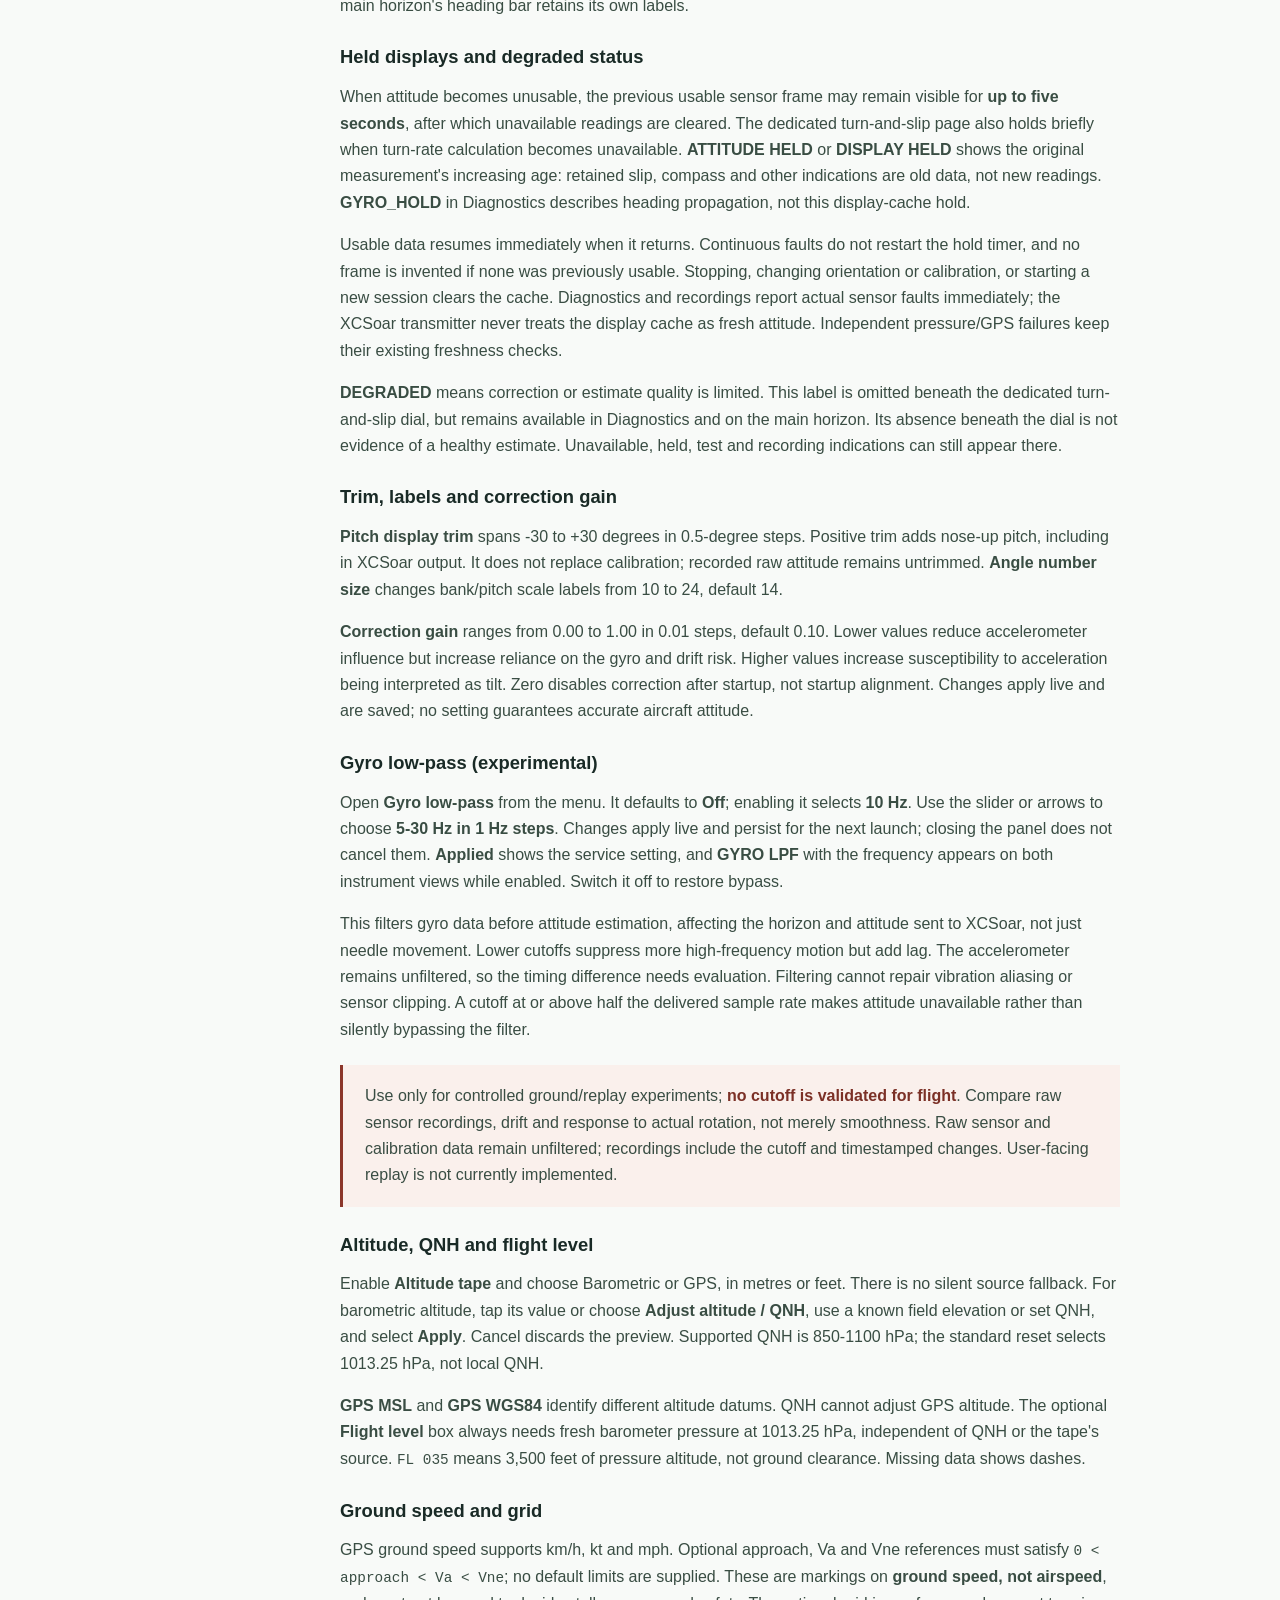
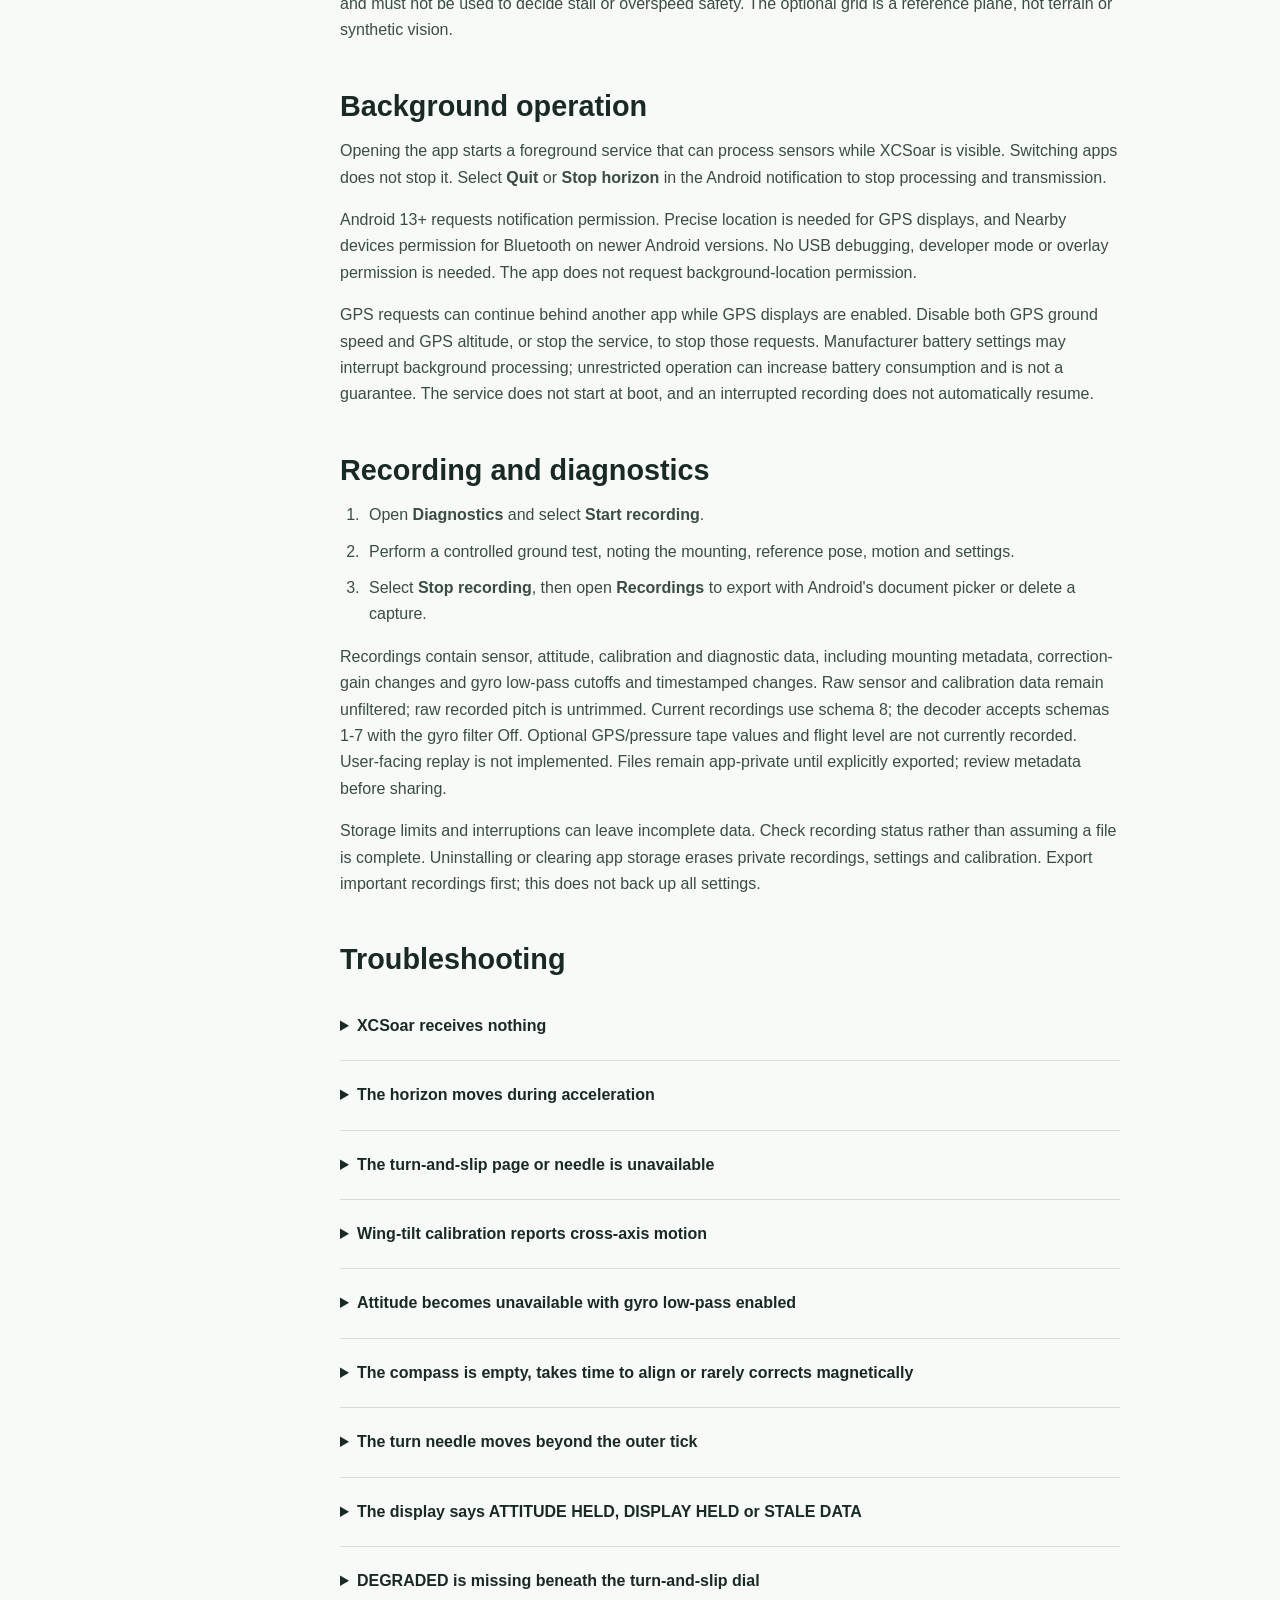
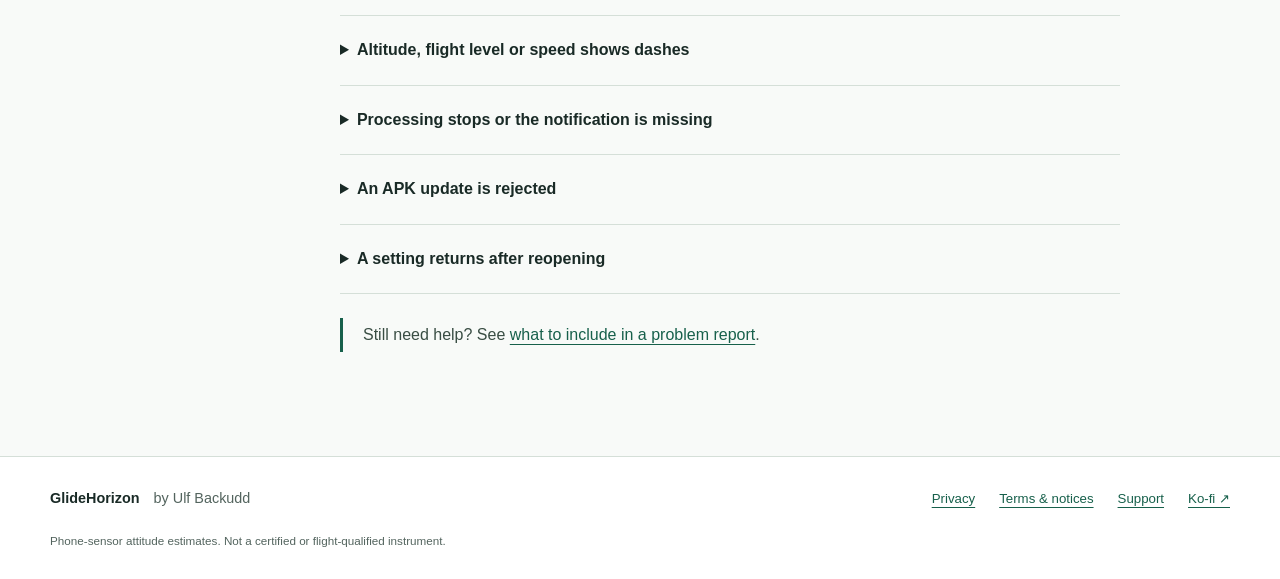
<file: site/setup.html>
<!doctype html>
<html lang="en">
<head>
  <meta charset="utf-8">
  <meta name="viewport" content="width=device-width, initial-scale=1">
  <meta name="description" content="Set up GlideHorizon, calibrate your phone, connect to XCSoar and troubleshoot sensor and display settings.">
  <title>Setup &amp; help | GlideHorizon</title>
  <link rel="stylesheet" href="assets/site.css">
</head>
<body>
  <a class="skip-link" href="#main">Skip to content</a>
  <header class="site-header"><div class="container header-inner">
    <a class="wordmark" href="index.html" aria-label="GlideHorizon home">Glide<span>Horizon</span></a>
    <nav aria-label="Main navigation"><a href="index.html">Overview</a><a href="setup.html" aria-current="page">Setup &amp; help</a><a href="downloads.html">Downloads</a><a href="limitations.html">Limitations</a><a href="support.html">Support</a></nav>
    <a class="donate-link" href="https://ko-fi.com/ulfbackudd" rel="noreferrer">Donate <span aria-hidden="true">&#8599;</span></a>
  </div></header>
  <main id="main">
    <div class="page-heading"><div class="container"><p class="eyebrow">From mounting to connection</p><h1>Setup &amp; help</h1><p class="description">Start with a secure mounting and a known reference. Instructions reflect the 5 November 2026 manual; features and menu names can vary by build.</p></div></div>
    <div class="container document-layout">
      <aside class="contents"><nav aria-label="On this page"><a href="#start">Getting started</a><a href="#calibration">Calibration</a><a href="#xcsoar">XCSoar connection</a><a href="#display">Display controls</a><a href="#background">Background operation</a><a href="#recording">Recording</a><a href="#troubleshooting">Troubleshooting</a></nav></aside>
      <div class="document">
        <section id="start"><h2>Getting started</h2>
          <div class="notice"><p><strong>Not a certified or flight-qualified instrument.</strong> Do not use as a primary or emergency attitude reference, or to fly without external visual reference. Read the <a href="limitations.html">operational limitations</a> before use.</p></div>
          <p>Android 8.0 or later, a working gyroscope and an accelerometer are required. Magnetic heading needs a magnetometer; barometric altitude and flight level need a pressure sensor. GPS indications need device location and precise-location permission. Android compatibility alone does not guarantee suitable sensors.</p>
          <ol><li>Install only an owner-authorized build. See <a href="downloads.html">download availability and installation</a>.</li><li>Secure the phone in its intended mounting on the ground, then open GlideHorizon and allow the estimator to settle.</li><li>Open the menu near the upper-left of the instrument. Choose <strong>Display orientation</strong>, then complete <strong>Ground calibration</strong>.</li><li>Check bank and pitch against known, safely controlled movements before configuring optional displays or the XCSoar feed.</li></ol>
          <p>Perform installation, calibration and configuration on the ground. The initial assumption of an upright phone with its screen toward the pilot is not a valid calibration for an arbitrary installation.</p>
        </section>
        <section id="calibration"><h2>Mounting and calibration</h2>
          <p>Select portrait, landscape or an inverted orientation to match the screen. A quarter-turn within the screen plane can reuse the mounting calibration; changing the mount's inclination or which way the phone faces requires a new calibration.</p>
          <h3>Stationary calibration</h3>
          <ol><li>Stop any recording in <strong>Diagnostics</strong>. Open <strong>Ground calibration</strong> and select <strong>Stationary</strong>.</li><li>Select <strong>Phone back</strong> only when the phone's back points forward and its screen faces the pilot. Use <strong>Saved axis</strong> only for a previously verified direction.</li><li>Enter <strong>Known ground pitch (deg, nose-up +)</strong> and a useful mount description. Zero is correct only for a reference that really is level in pitch.</li><li>Confirm the installation is stationary, wings level at the entered pitch, and facing the selected forward direction.</li><li>Select <strong>Capture reference</strong>. Keep it completely still through the settling delay and three-second capture.</li><li>Review the result. Choose <strong>Accept and save</strong> only if the reference and mounting assumptions were correct, then <strong>Done</strong>. Allow settling and check the response again.</li></ol>
          <h3>Wing-tilt calibration</h3>
          <p>Use <strong>Wing tilts</strong> when the roll-axis direction needs to be measured. Capture the known stationary reference, then follow the prompts for a right tilt and a left tilt with unchanged pitch, holding still for each capture. Return to the original pose and select <strong>Validate level</strong>. Review the movements and return check before accepting. Only perform movements that are safe for the aircraft or test fixture.</p>
          <p>Gyro movement between still captures is recorded, including lifting, twisting and repositioning supports. Keep movement about one consistent fore-aft axis: at least <strong>95% of measured rotation energy</strong> must align with it. A cross-axis failure reports the measured fit and right/left moving-sample counts. Passing the still captures does not guarantee the intervening movements will pass.</p>
          <p>For a flat, screen-up phone with its top edge pointing forward, a secure lengthwise pivot can help make right/left rocking repeatable. Keep it in place and support the phone level for both reference captures. Moving a loose support between sides can introduce extra axes. Use a stable fixture, avoid accidental screen touches and cable pull, and perform this setup only on the ground.</p>
          <p>Cancelled or failed attempts retain the previous saved calibration. Stationary calibration assumes the forward direction; it does not measure it.</p>
          <div class="note"><p>Opening calibration turns off the XCSoar feed. Re-enable it explicitly after checking the result. Calibration does not qualify the app for flight use.</p></div>
        </section>
        <section id="xcsoar"><h2>Connect to XCSoar</h2>
          <p>The feed sends <strong>bank and pitch only</strong> using the GDL90 ForeFlight AHRS extension. It does not send heading, airspeed, GPS position, altitude or flight level. One destination is active at a time.</p>
          <p>Accept a ground calibration first. Turn transmission off before changing modes or destinations. In XCSoar, edit an unused device slot under <strong>Config &gt; Devices</strong> (sometimes <strong>Instrument</strong>), leaving other sensor connections unchanged.</p>
          <h3>Local: both apps on one phone</h3>
          <ol><li>In XCSoar, select <strong>UDP listener</strong> or <strong>UDP-port</strong>, driver <strong>GDL90</strong>, and a port such as <strong>4000</strong>.</li><li>In GlideHorizon, open <strong>XCSoar feed</strong>, choose <strong>Local</strong> and enter the same port.</li><li>Enable <strong>Transmit live attitude</strong>. Check XCSoar's device status and ForeFlight AHRS reception.</li></ol>
          <p>Local mode uses <code>127.0.0.1</code> and needs no Wi-Fi connection. Some XCSoar versions label the numeric field TCP-port even when UDP is selected.</p>
          <h3>Wi-Fi: another device</h3>
          <ol><li>Connect both devices to the same trusted network, or the receiver to the sensor phone's hotspot.</li><li>Configure XCSoar on the receiving device as a UDP listener with the GDL90 driver.</li><li>Find the <strong>receiver's</strong> IPv4 address. In GlideHorizon, choose <strong>Wi-Fi</strong>, enter that address and the matching port, then enable transmission.</li><li>Check reception and bank/pitch response in XCSoar.</li></ol>
          <p>Use a private IPv4 address in <code>10.x.x.x</code>, <code>172.16.x.x</code> through <code>172.31.x.x</code>, or <code>192.168.x.x</code>, ending in 1 to 254. Hostnames, IPv6, broadcast and multicast destinations are not supported. Guest-network isolation, VPNs, firewalls and changing addresses can block delivery. LAN UDP is not encrypted or authenticated.</p>
          <h3>Bluetooth: another Android device</h3>
          <ol><li>Enable Bluetooth on both devices. Choose <strong>Bluetooth</strong> in GlideHorizon and grant Nearby devices permission when requested.</li><li>Select <strong>Pair receiver</strong>. From the receiver's Android Bluetooth settings, pair with the sensor phone and confirm the matching prompts. Contacts and call-history sharing are unnecessary.</li><li>In GlideHorizon, choose <strong>Refresh paired</strong>, select the device running XCSoar, and enable transmission.</li><li>In XCSoar, select the paired sensor phone as the Bluetooth port and choose <strong>GDL90</strong>. Save, check reception and reconnect if necessary.</li></ol>
          <p>This uses Bluetooth Classic SPP, not BLE. GlideHorizon is the server; XCSoar connects as the client. Do not select Bluetooth-server in XCSoar. No UDP port or baud rate is needed.</p>
          <div class="notice"><p><strong>SENDING is not confirmation of reception.</strong> Check XCSoar itself. Only fresh usable calibrated attitude is sent, but degraded estimates may still be transmitted. XCSoar may retain old values after packets stop; do not assume an automatic fallback.</p></div>
          <p>Pitch trim, correction gain and experimental <a href="#gyro-low-pass">gyro low-pass filtering</a> affect the transmitted estimate. The destination and enabled setting are saved. Quit stops runtime transmission but retains that preference; explicitly disabling the feed, selecting <strong>Stop XCSoar feed</strong> or opening calibration saves it as off.</p>
        </section>
        <section id="display"><h2>Display controls</h2>
          <h3>Horizon, heading and turn</h3><p>The fixed aircraft symbol is the reference for bank and pitch. The heading bar shows <strong>MAG</strong> for a magnetic reference, <strong>MAG / HOLD</strong> when propagating an existing reference without current magnetic correction, or <strong>REL</strong> for relative turn. Relative zero is not north; magnetic heading is neither true heading nor GPS track.</p>
          <p>In <strong>Display elements</strong>, <strong>Turn indicator</strong> adds the overlay and <strong>Turn and slip page</strong> independently enables the dedicated page. Both default off. Close menus, then swipe left from the horizon to open the page and right to return. Changing pages does not interrupt sensors or transmission.</p>
          <p>Turn rate is shown in <strong>degrees per minute</strong>, not bank angle. The centre tick is zero; the three marks on each side are one-third, two-thirds and the selected maximum. Tap the maximum-scale number below either needle to open <strong>Turn scale</strong>. Choose <strong>60-720 degrees/minute in steps of 30</strong> using the wheel or arrows. The default and reset value is <strong>540</strong>, with ticks at 180, 360 and 540, equivalent to the previous 3, 6 and 9 degrees/second marks. <strong>Apply</strong> saves the scale for both indicators and future launches; <strong>Cancel</strong> discards the preview. The number labels the outer tick, not the current rate.</p>
          <p>Right deflection means a right turn; left deflection means a left turn. The outer ticks remain at 45 degrees of needle deflection. Beyond them, the needle continues proportionally to a horizontal 90-degree stop at twice the selected rate. With 540 selected, 810 degrees/minute gives 67.5 degrees of deflection and 1080 reaches the stop. The extension has no extra ticks; rates beyond the stop cannot be distinguished. Unavailable data is indicated separately.</p>
          <p>Both turn indicators use a two-stage low-pass filter with a 0.25-second time constant per stage, reaching roughly 90% of a sustained change after one second without overshoot. This reduces jitter but adds lag to the turn indication only, not pitch/roll estimation, raw recordings or the XCSoar attitude feed. It is distinct from <a href="#gyro-low-pass">experimental gyro low-pass filtering</a>.</p>
          <p>Turn rate uses calibrated gyro rates and the untrimmed attitude estimate, not changes in magnetic heading. The damped slip ball represents specific force, not aerodynamic sideslip angle. Neither instrument is independent of the phone's sensor limitations.</p>
          <h3 id="compass">Compass on the turn-and-slip page</h3>
          <p>The dedicated page includes the turn instrument, slip ball and a round compass, without the horizon, altitude/speed tapes or correction-gain readout. In portrait, the compass sits above the dial; in landscape, the dial is on the left and the compass on the right. Both round instruments have matching diameters and shrink as needed to fit, while leaving the menu accessible.</p>
          <p>The compass shows <strong>magnetic heading</strong>, not relative turn or rotation speed. Read the curved card against its fixed centre line or use the numeric heading below. N/E/S/W mark cardinal directions; other card numbers are tens of degrees, so 12 means 120 degrees. Larger nearby headings appear to the left of the centre line, like a mechanical compass.</p>
          <p>The compass omits the changing mode label below its face. In <strong>Diagnostics</strong>, <strong>MAGNETIC</strong> means active magnetic correction and <strong>GYRO_HOLD</strong> means propagation from an established magnetic reference. Without a reference, the compass card is empty and its numeric heading shows dashes; relative turn is never substituted.</p>
          <p>Magnetometer quality checks may reject a nearby magnet as interference. The compass is not a separate heading sensor, true-heading calculation or independent backup; its styling does not guarantee accuracy. The main horizon's heading bar retains its own labels.</p>
          <h3 id="display-status">Held displays and degraded status</h3>
          <p>When attitude becomes unusable, the previous usable sensor frame may remain visible for <strong>up to five seconds</strong>, after which unavailable readings are cleared. The dedicated turn-and-slip page also holds briefly when turn-rate calculation becomes unavailable. <strong>ATTITUDE HELD</strong> or <strong>DISPLAY HELD</strong> shows the original measurement's increasing age: retained slip, compass and other indications are old data, not new readings. <strong>GYRO_HOLD</strong> in Diagnostics describes heading propagation, not this display-cache hold.</p>
          <p>Usable data resumes immediately when it returns. Continuous faults do not restart the hold timer, and no frame is invented if none was previously usable. Stopping, changing orientation or calibration, or starting a new session clears the cache. Diagnostics and recordings report actual sensor faults immediately; the XCSoar transmitter never treats the display cache as fresh attitude. Independent pressure/GPS failures keep their existing freshness checks.</p>
          <p><strong>DEGRADED</strong> means correction or estimate quality is limited. This label is omitted beneath the dedicated turn-and-slip dial, but remains available in Diagnostics and on the main horizon. Its absence beneath the dial is not evidence of a healthy estimate. Unavailable, held, test and recording indications can still appear there.</p>
          <h3>Trim, labels and correction gain</h3><p><strong>Pitch display trim</strong> spans -30 to +30 degrees in 0.5-degree steps. Positive trim adds nose-up pitch, including in XCSoar output. It does not replace calibration; recorded raw attitude remains untrimmed. <strong>Angle number size</strong> changes bank/pitch scale labels from 10 to 24, default 14.</p>
          <p><strong>Correction gain</strong> ranges from 0.00 to 1.00 in 0.01 steps, default 0.10. Lower values reduce accelerometer influence but increase reliance on the gyro and drift risk. Higher values increase susceptibility to acceleration being interpreted as tilt. Zero disables correction after startup, not startup alignment. Changes apply live and are saved; no setting guarantees accurate aircraft attitude.</p>
          <h3 id="gyro-low-pass">Gyro low-pass (experimental)</h3>
          <p>Open <strong>Gyro low-pass</strong> from the menu. It defaults to <strong>Off</strong>; enabling it selects <strong>10 Hz</strong>. Use the slider or arrows to choose <strong>5-30 Hz in 1 Hz steps</strong>. Changes apply live and persist for the next launch; closing the panel does not cancel them. <strong>Applied</strong> shows the service setting, and <strong>GYRO LPF</strong> with the frequency appears on both instrument views while enabled. Switch it off to restore bypass.</p>
          <p>This filters gyro data before attitude estimation, affecting the horizon and attitude sent to XCSoar, not just needle movement. Lower cutoffs suppress more high-frequency motion but add lag. The accelerometer remains unfiltered, so the timing difference needs evaluation. Filtering cannot repair vibration aliasing or sensor clipping. A cutoff at or above half the delivered sample rate makes attitude unavailable rather than silently bypassing the filter.</p>
          <div class="notice"><p>Use only for controlled ground/replay experiments; <strong>no cutoff is validated for flight</strong>. Compare raw sensor recordings, drift and response to actual rotation, not merely smoothness. Raw sensor and calibration data remain unfiltered; recordings include the cutoff and timestamped changes. User-facing replay is not currently implemented.</p></div>
          <h3>Altitude, QNH and flight level</h3><p>Enable <strong>Altitude tape</strong> and choose Barometric or GPS, in metres or feet. There is no silent source fallback. For barometric altitude, tap its value or choose <strong>Adjust altitude / QNH</strong>, use a known field elevation or set QNH, and select <strong>Apply</strong>. Cancel discards the preview. Supported QNH is 850-1100 hPa; the standard reset selects 1013.25 hPa, not local QNH.</p>
          <p><strong>GPS MSL</strong> and <strong>GPS WGS84</strong> identify different altitude datums. QNH cannot adjust GPS altitude. The optional <strong>Flight level</strong> box always needs fresh barometer pressure at 1013.25 hPa, independent of QNH or the tape's source. <code>FL 035</code> means 3,500 feet of pressure altitude, not ground clearance. Missing data shows dashes.</p>
          <h3>Ground speed and grid</h3><p>GPS ground speed supports km/h, kt and mph. Optional approach, Va and Vne references must satisfy <code>0 &lt; approach &lt; Va &lt; Vne</code>; no default limits are supplied. These are markings on <strong>ground speed, not airspeed</strong>, and must not be used to decide stall or overspeed safety. The optional grid is a reference plane, not terrain or synthetic vision.</p>
        </section>
        <section id="background"><h2>Background operation</h2><p>Opening the app starts a foreground service that can process sensors while XCSoar is visible. Switching apps does not stop it. Select <strong>Quit</strong> or <strong>Stop horizon</strong> in the Android notification to stop processing and transmission.</p><p>Android 13+ requests notification permission. Precise location is needed for GPS displays, and Nearby devices permission for Bluetooth on newer Android versions. No USB debugging, developer mode or overlay permission is needed. The app does not request background-location permission.</p><p>GPS requests can continue behind another app while GPS displays are enabled. Disable both GPS ground speed and GPS altitude, or stop the service, to stop those requests. Manufacturer battery settings may interrupt background processing; unrestricted operation can increase battery consumption and is not a guarantee. The service does not start at boot, and an interrupted recording does not automatically resume.</p></section>
        <section id="recording"><h2>Recording and diagnostics</h2><ol><li>Open <strong>Diagnostics</strong> and select <strong>Start recording</strong>.</li><li>Perform a controlled ground test, noting the mounting, reference pose, motion and settings.</li><li>Select <strong>Stop recording</strong>, then open <strong>Recordings</strong> to export with Android's document picker or delete a capture.</li></ol><p>Recordings contain sensor, attitude, calibration and diagnostic data, including mounting metadata, correction-gain changes and gyro low-pass cutoffs and timestamped changes. Raw sensor and calibration data remain unfiltered; raw recorded pitch is untrimmed. Current recordings use schema 8; the decoder accepts schemas 1-7 with the gyro filter Off. Optional GPS/pressure tape values and flight level are not currently recorded. User-facing replay is not implemented. Files remain app-private until explicitly exported; review metadata before sharing.</p><p>Storage limits and interruptions can leave incomplete data. Check recording status rather than assuming a file is complete. Uninstalling or clearing app storage erases private recordings, settings and calibration. Export important recordings first; this does not back up all settings.</p></section>
        <section id="troubleshooting"><h2>Troubleshooting</h2>
          <details><summary>XCSoar receives nothing</summary><p>Check accepted calibration, fresh attitude, enabled transmission and the GDL90 driver. Match UDP ports and confirm the receiver's address, or check Bluetooth pairing and that XCSoar is the client. Use the connection mode's offline Help page.</p></details>
          <details><summary>The horizon moves during acceleration</summary><p>Accelerometers cannot distinguish gravity from sustained acceleration. Changing gain trades acceleration-induced error against gyro drift; it does not remove the limitation. For a wrong stationary pose, check mounting, orientation, calibration, known ground pitch and trim.</p></details>
          <details><summary>The turn-and-slip page or needle is unavailable</summary><p>Enable Turn and slip page, not just Turn indicator, and close menus before swiping. The needle needs usable attitude and gyro rates; missing rates, stale/held/invalid attitude or near-vertical pitch makes it unavailable after the bounded display hold. A retained needle is not a current turn-rate reading. The slip ball has separate validity checks.</p></details>
          <details><summary>Wing-tilt calibration reports cross-axis motion</summary><p>Review the measured fit and moving-sample counts. Avoid twisting, lifting or moving supports between captures; use one fixed fore-aft pivot. At least 95% of measured rotation energy must align with that axis. Flat mounting alone is not a reason to reject wing-tilt calibration. See <a href="#calibration">calibration guidance</a>.</p></details>
          <details><summary>Attitude becomes unavailable with gyro low-pass enabled</summary><p>Inspect the exact reason in Diagnostics. The cutoff must be below half the delivered sample rate. Return the filter to Off for comparison during controlled ground tests; do not hide sensor faults by changing settings. See <a href="#gyro-low-pass">gyro low-pass limitations</a>.</p></details>
          <details><summary>The compass is empty, takes time to align or rarely corrects magnetically</summary><p>An empty card and numeric dashes mean no magnetic reference is available; relative turn is not a substitute. Inspect Heading reference, Magnetic field, Magnetic sample heading and Last magnetic correction in Diagnostics. Initial alignment needs fresh usable attitude, a horizontal turn reference, RUNNING estimator status, suitable sensor accuracy, 20-70 uT total field, at least 5 uT horizontal field and rotation at most 20 degrees/second. Later corrections require two seconds of agreement; repeatedly crossing the field limit restarts that check. Try a stationary position away from magnetic cases, holders, chargers and metal. Another compass showing a value does not establish accuracy. See <a href="#compass">compass behavior</a>.</p></details>
          <details><summary>The turn needle moves beyond the outer tick</summary><p>The needle continues through an unmarked extension to a horizontal stop at twice the selected outer-tick rate. Rates beyond the stop cannot be distinguished. Tap the maximum-scale number to adjust Turn scale; it labels the outer tick, not the current rate.</p></details>
          <details><summary>The display says ATTITUDE HELD, DISPLAY HELD or STALE DATA</summary><p>A retained display is old data, not current motion. Brief dropouts have a five-second hold limit, with the original measurement's increasing age shown. Continuous faults do not restart the timer. Stale or unavailable indications must not be read as live measurements, and the transmitter never uses the held display as fresh attitude. See <a href="#display-status">held-display behavior</a>.</p></details>
          <details><summary>DEGRADED is missing beneath the turn-and-slip dial</summary><p>The dedicated dial omits this label. Check Diagnostics or the main horizon for degraded status; the absence of the label beneath the dial does not establish estimate quality or accuracy.</p></details>
          <details><summary>Altitude, flight level or speed shows dashes</summary><p>Check source availability and freshness, GPS reception and precise-location permission. Flight level always needs a barometer, even when the altitude tape uses GPS. QNH and differing altitude datums can explain different displayed values.</p></details>
          <details><summary>Processing stops or the notification is missing</summary><p>Check Android Settings &gt; Apps &gt; GlideHorizon &gt; Notifications and the phone's battery/background restrictions. A hidden notification does not necessarily mean the service stopped. Test the intended device and power arrangement on the ground.</p></details>
          <details><summary>An APK update is rejected</summary><p>Check the release instructions and signing compatibility. Do not uninstall as a first step: doing so erases private recordings, settings and calibration. Export recordings you need before removing the app.</p></details>
          <details><summary>A setting returns after reopening</summary><p>Correction gain and Gyro low-pass changes are saved immediately; closing their panels is not an undo operation. QNH and Turn scale use explicit Apply/Cancel, and cancelling discards their previews.</p></details>
          <p class="note">Still need help? See <a href="support.html">what to include in a problem report</a>.</p>
        </section>
      </div>
    </div>
  </main>
  <footer class="site-footer"><div class="container footer-inner"><p>GlideHorizon <span>by Ulf Backudd</span></p><nav aria-label="Footer navigation"><a href="privacy.html">Privacy</a><a href="terms.html">Terms &amp; notices</a><a href="support.html">Support</a><a href="https://ko-fi.com/ulfbackudd" rel="noreferrer">Ko-fi &#8599;</a></nav><small>Phone-sensor attitude estimates. Not a certified or flight-qualified instrument.</small></div></footer>
</body>
</html>
</file>
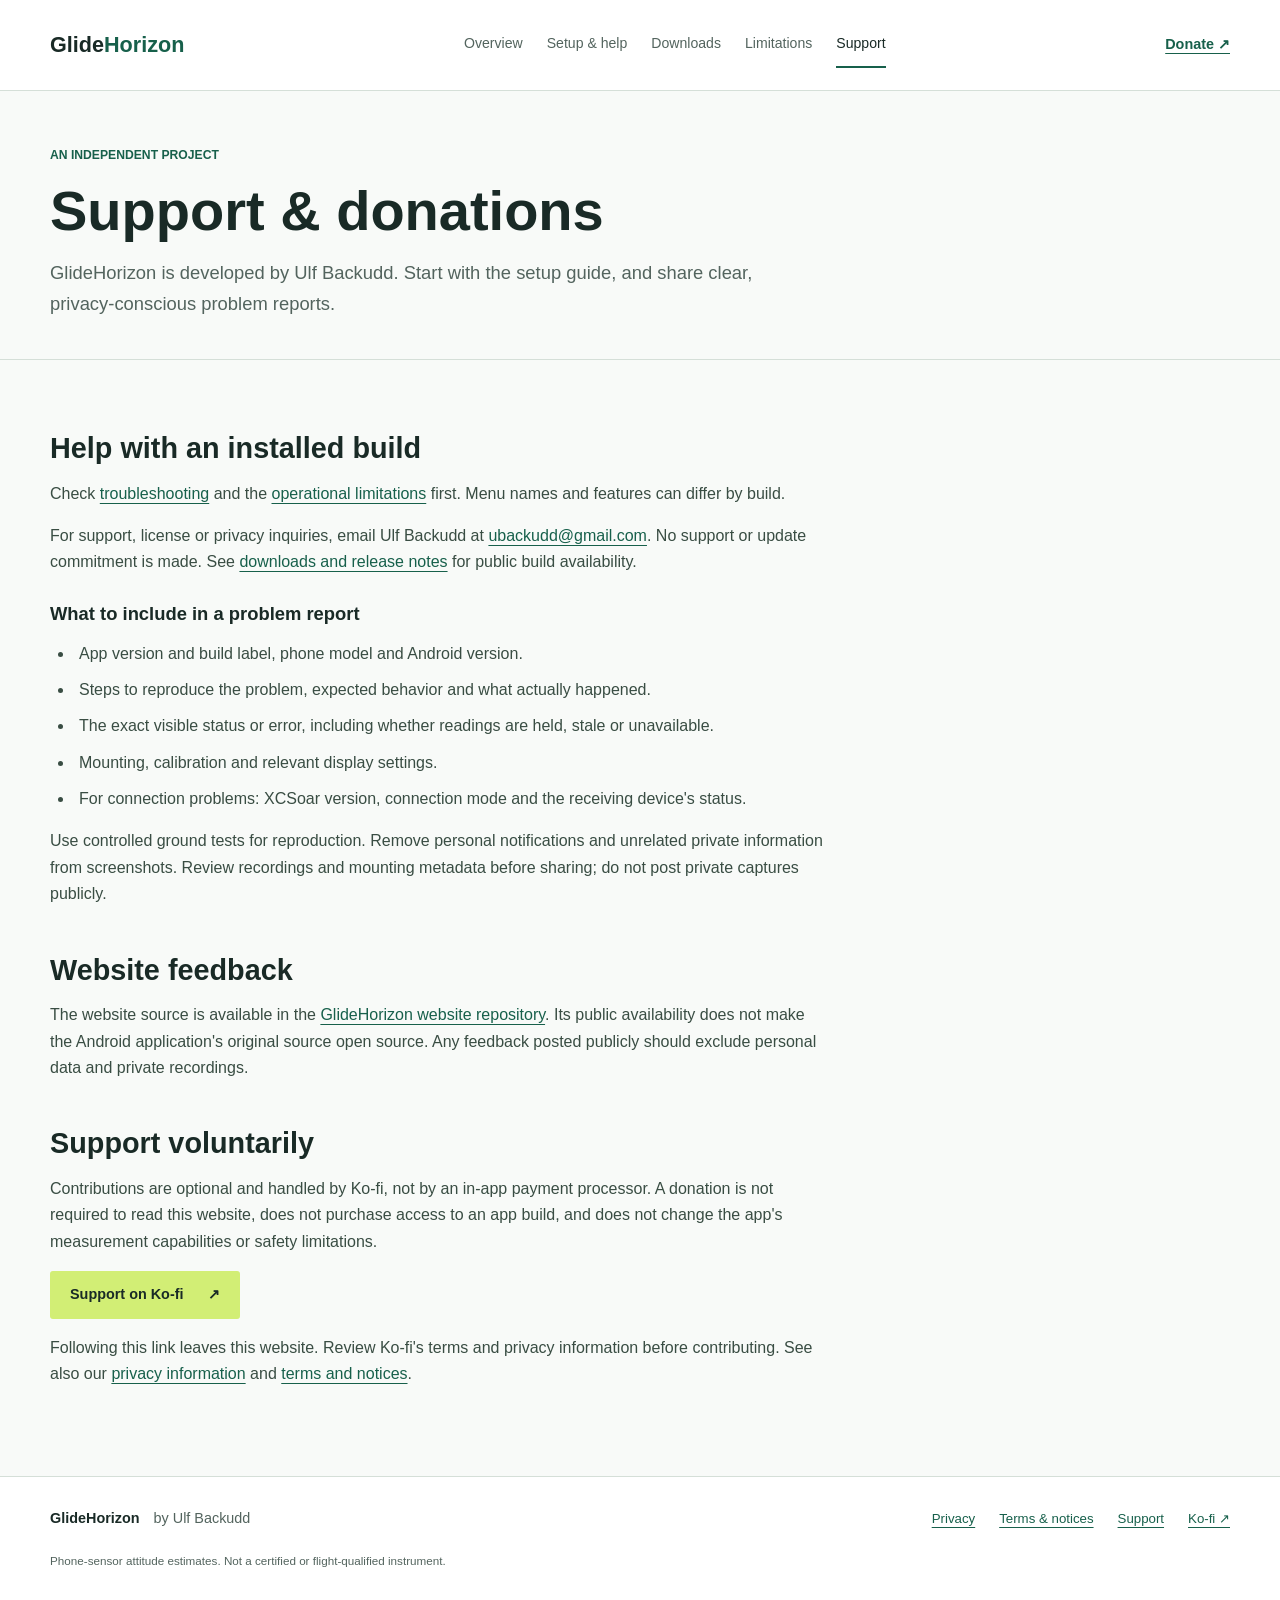
<file: site/support.html>
<!doctype html>
<html lang="en">
<head>
  <meta charset="utf-8">
  <meta name="viewport" content="width=device-width, initial-scale=1">
  <meta name="description" content="GlideHorizon troubleshooting, useful problem-report details and optional donations to support the project.">
  <title>Support | GlideHorizon</title>
  <link rel="stylesheet" href="assets/site.css">
</head>
<body>
  <a class="skip-link" href="#main">Skip to content</a>
  <header class="site-header"><div class="container header-inner">
    <a class="wordmark" href="index.html" aria-label="GlideHorizon home">Glide<span>Horizon</span></a>
    <nav aria-label="Main navigation"><a href="index.html">Overview</a><a href="setup.html">Setup &amp; help</a><a href="downloads.html">Downloads</a><a href="limitations.html">Limitations</a><a href="support.html" aria-current="page">Support</a></nav>
    <a class="donate-link" href="https://ko-fi.com/ulfbackudd" rel="noreferrer">Donate <span aria-hidden="true">&#8599;</span></a>
  </div></header>
  <main id="main">
    <div class="page-heading"><div class="container"><p class="eyebrow">An independent project</p><h1>Support &amp; donations</h1><p class="description">GlideHorizon is developed by Ulf Backudd. Start with the setup guide, and share clear, privacy-conscious problem reports.</p></div></div>
    <div class="container section"><div class="document">
      <section><h2>Help with an installed build</h2><p>Check <a href="setup.html#troubleshooting">troubleshooting</a> and the <a href="limitations.html">operational limitations</a> first. Menu names and features can differ by build.</p><p>For support, license or privacy inquiries, email Ulf Backudd at <a href="mailto:ubackudd@gmail.com">ubackudd@gmail.com</a>. No support or update commitment is made. See <a href="downloads.html">downloads and release notes</a> for public build availability.</p><h3>What to include in a problem report</h3><ul><li>App version and build label, phone model and Android version.</li><li>Steps to reproduce the problem, expected behavior and what actually happened.</li><li>The exact visible status or error, including whether readings are held, stale or unavailable.</li><li>Mounting, calibration and relevant display settings.</li><li>For connection problems: XCSoar version, connection mode and the receiving device's status.</li></ul><p>Use controlled ground tests for reproduction. Remove personal notifications and unrelated private information from screenshots. Review recordings and mounting metadata before sharing; do not post private captures publicly.</p></section>
      <section><h2>Website feedback</h2><p>The website source is available in the <a href="https://github.com/Humlan25/glidehorizon-site" rel="noreferrer">GlideHorizon website repository</a>. Its public availability does not make the Android application's original source open source. Any feedback posted publicly should exclude personal data and private recordings.</p></section>
      <section><h2>Support voluntarily</h2><p>Contributions are optional and handled by Ko-fi, not by an in-app payment processor. A donation is not required to read this website, does not purchase access to an app build, and does not change the app's measurement capabilities or safety limitations.</p><p><a class="button" href="https://ko-fi.com/ulfbackudd" rel="noreferrer">Support on Ko-fi <span aria-hidden="true">&#8599;</span></a></p><p>Following this link leaves this website. Review Ko-fi's terms and privacy information before contributing. See also our <a href="privacy.html">privacy information</a> and <a href="terms.html">terms and notices</a>.</p></section>
    </div></div>
  </main>
  <footer class="site-footer"><div class="container footer-inner"><p>GlideHorizon <span>by Ulf Backudd</span></p><nav aria-label="Footer navigation"><a href="privacy.html">Privacy</a><a href="terms.html">Terms &amp; notices</a><a href="support.html" aria-current="page">Support</a><a href="https://ko-fi.com/ulfbackudd" rel="noreferrer">Ko-fi &#8599;</a></nav><small>Phone-sensor attitude estimates. Not a certified or flight-qualified instrument.</small></div></footer>
</body>
</html>
</file>
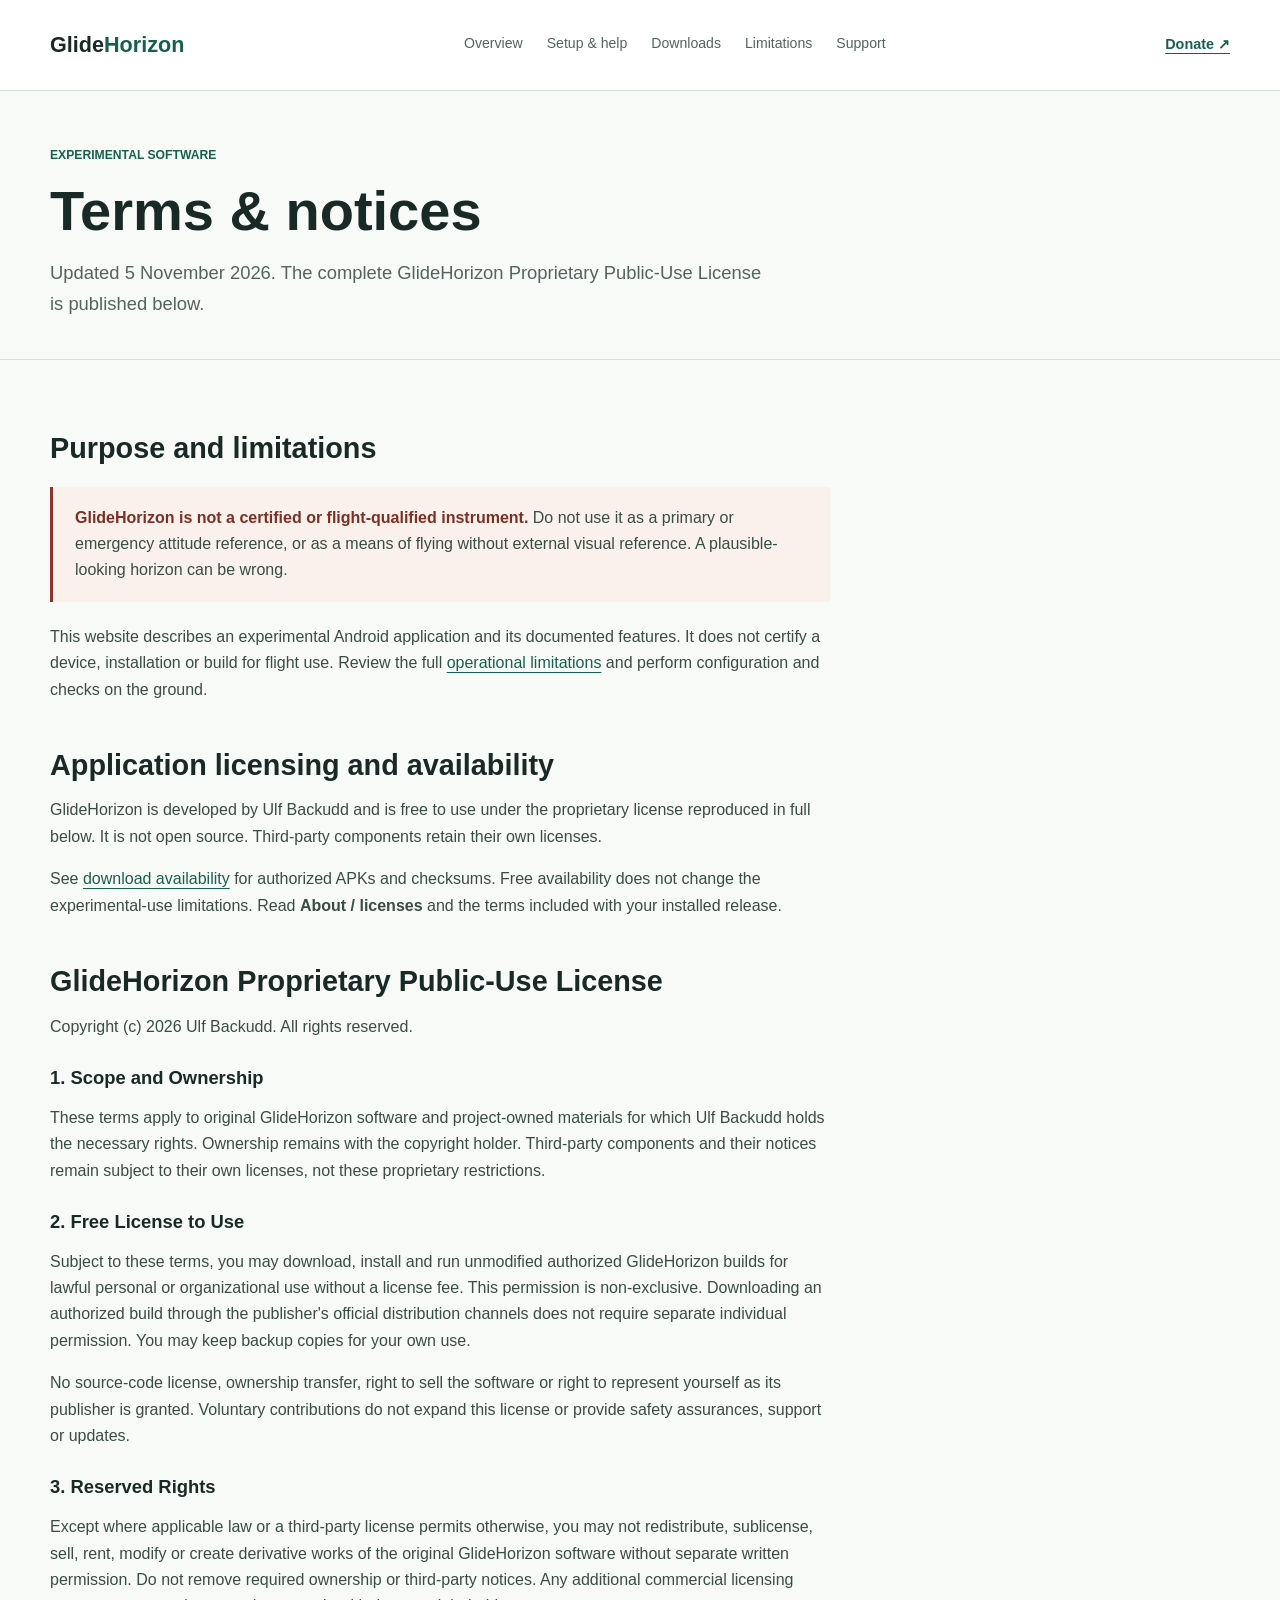
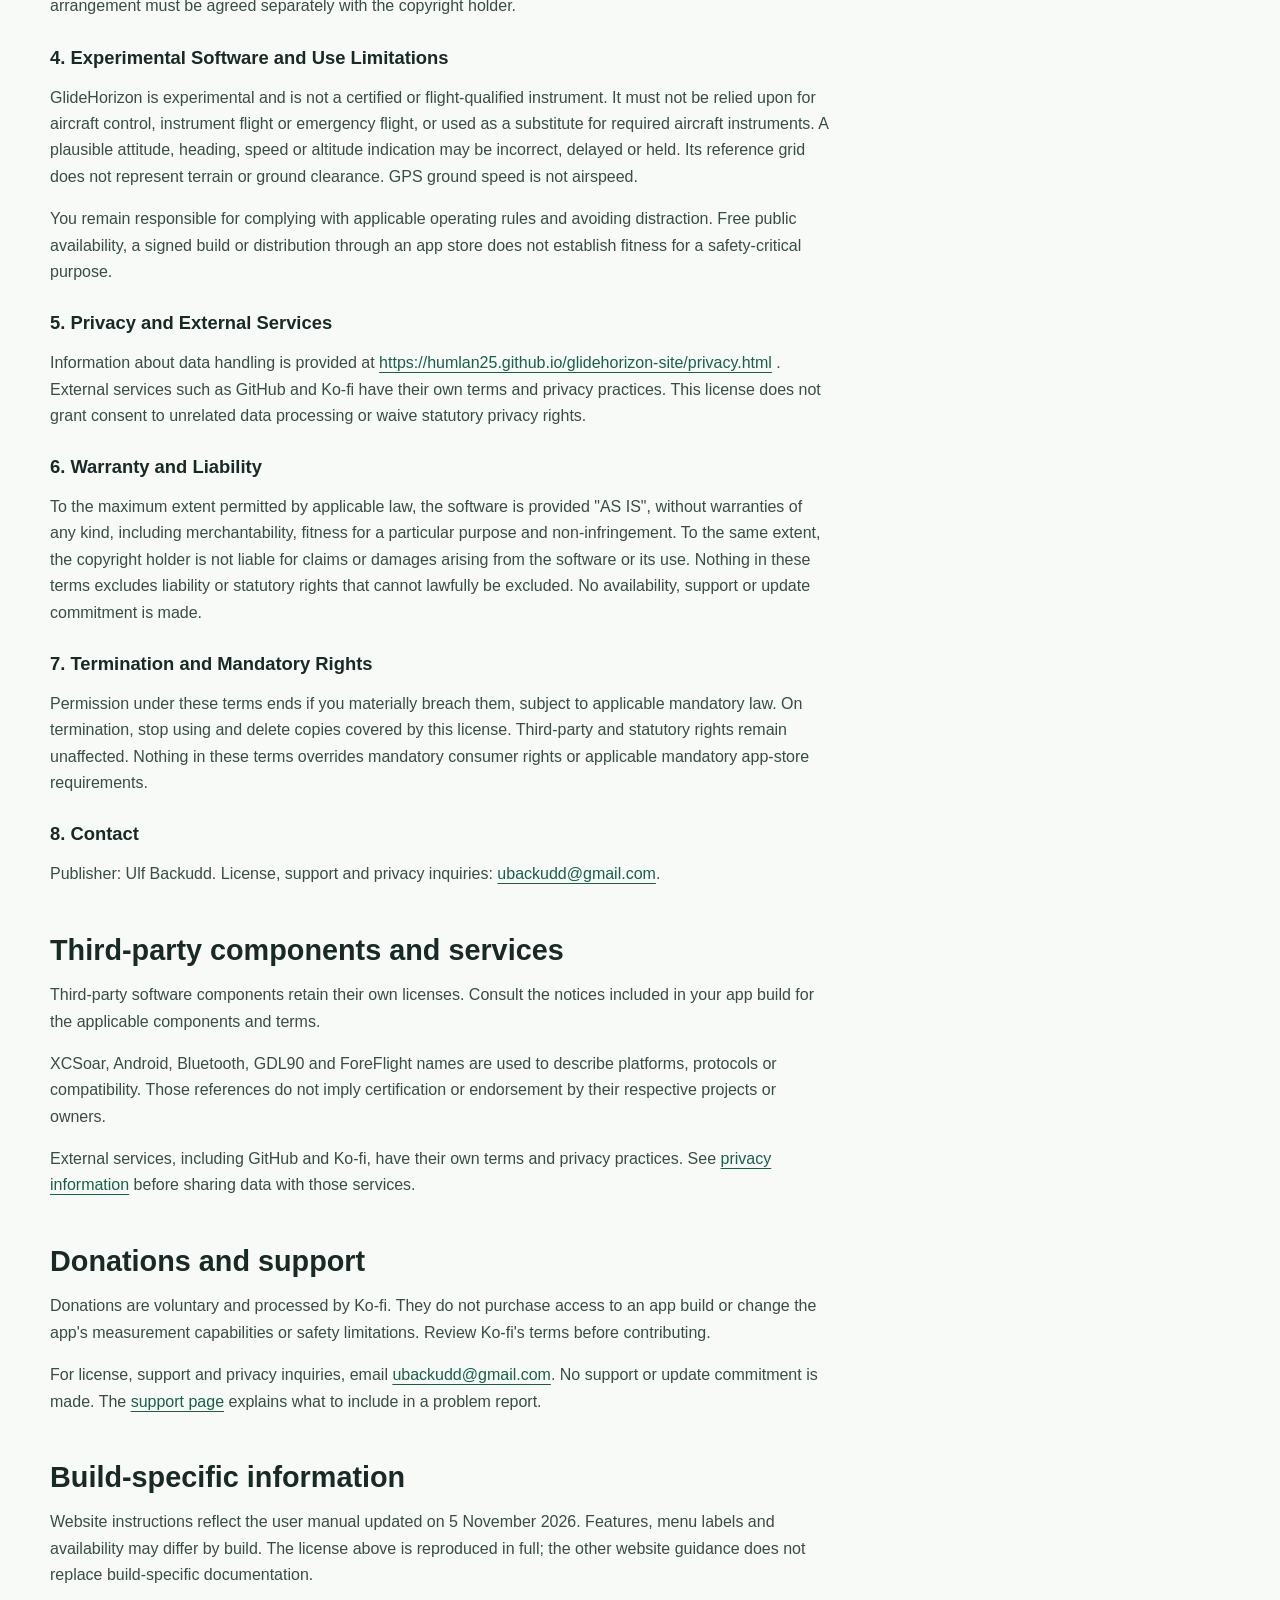
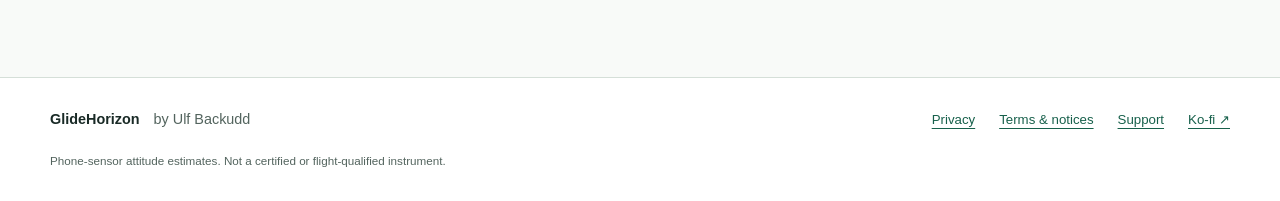
<file: site/terms.html>
<!doctype html>
<html lang="en">
<head>
  <meta charset="utf-8">
  <meta name="viewport" content="width=device-width, initial-scale=1">
  <meta name="description" content="GlideHorizon experimental-use notices, application licensing, third-party notices and optional donation information.">
  <title>Terms &amp; notices | GlideHorizon</title>
  <link rel="stylesheet" href="assets/site.css">
</head>
<body>
  <a class="skip-link" href="#main">Skip to content</a>
  <header class="site-header"><div class="container header-inner">
    <a class="wordmark" href="index.html" aria-label="GlideHorizon home">Glide<span>Horizon</span></a>
    <nav aria-label="Main navigation"><a href="index.html">Overview</a><a href="setup.html">Setup &amp; help</a><a href="downloads.html">Downloads</a><a href="limitations.html">Limitations</a><a href="support.html">Support</a></nav>
    <a class="donate-link" href="https://ko-fi.com/ulfbackudd" rel="noreferrer">Donate <span aria-hidden="true">&#8599;</span></a>
  </div></header>
  <main id="main">
    <div class="page-heading"><div class="container"><p class="eyebrow">Experimental software</p><h1>Terms &amp; notices</h1><p class="description">Updated 5 November 2026. The complete GlideHorizon Proprietary Public-Use License is published below.</p></div></div>
    <div class="container section"><div class="document">
      <section><h2>Purpose and limitations</h2><div class="notice"><p><strong>GlideHorizon is not a certified or flight-qualified instrument.</strong> Do not use it as a primary or emergency attitude reference, or as a means of flying without external visual reference. A plausible-looking horizon can be wrong.</p></div><p>This website describes an experimental Android application and its documented features. It does not certify a device, installation or build for flight use. Review the full <a href="limitations.html">operational limitations</a> and perform configuration and checks on the ground.</p></section>
      <section><h2>Application licensing and availability</h2><p>GlideHorizon is developed by Ulf Backudd and is free to use under the proprietary license reproduced in full below. It is not open source. Third-party components retain their own licenses.</p><p>See <a href="downloads.html">download availability</a> for authorized APKs and checksums. Free availability does not change the experimental-use limitations. Read <strong>About / licenses</strong> and the terms included with your installed release.</p></section>
      <section id="license" aria-labelledby="license-title">
        <h2 id="license-title">GlideHorizon Proprietary Public-Use License</h2>
        <p>Copyright (c) 2026 Ulf Backudd. All rights reserved.</p>
        <h3>1. Scope and Ownership</h3>
        <p>These terms apply to original GlideHorizon software and project-owned materials
for which Ulf Backudd holds the necessary rights. Ownership remains with the
copyright holder. Third-party components and their notices remain subject to
their own licenses, not these proprietary restrictions.</p>
        <h3>2. Free License to Use</h3>
        <p>Subject to these terms, you may download, install and run unmodified authorized
GlideHorizon builds for lawful personal or organizational use without a license
fee. This permission is non-exclusive. Downloading an authorized build through
the publisher's official distribution channels does not require separate
individual permission. You may keep backup copies for your own use.</p>
        <p>No source-code license, ownership transfer, right to sell the software or right
to represent yourself as its publisher is granted. Voluntary contributions do
not expand this license or provide safety assurances, support or updates.</p>
        <h3>3. Reserved Rights</h3>
        <p>Except where applicable law or a third-party license permits otherwise, you may
not redistribute, sublicense, sell, rent, modify or create derivative works of
the original GlideHorizon software without separate written permission. Do not
remove required ownership or third-party notices. Any additional commercial
licensing arrangement must be agreed separately with the copyright holder.</p>
        <h3>4. Experimental Software and Use Limitations</h3>
        <p>GlideHorizon is experimental and is not a certified or flight-qualified instrument.
It must not be relied upon for aircraft control, instrument flight or emergency
flight, or used as a substitute for required aircraft instruments. A plausible
attitude, heading, speed or altitude indication may be incorrect, delayed or held.
Its reference grid does not represent terrain or ground clearance. GPS ground
speed is not airspeed.</p>
        <p>You remain responsible for complying with applicable operating rules and avoiding
distraction. Free public availability, a signed build or distribution through an
app store does not establish fitness for a safety-critical purpose.</p>
        <h3>5. Privacy and External Services</h3>
        <p>Information about data handling is provided at
<a href="https://humlan25.github.io/glidehorizon-site/privacy.html">https://humlan25.github.io/glidehorizon-site/privacy.html</a> . External services such
as GitHub and Ko-fi have their own terms and privacy practices. This license does
not grant consent to unrelated data processing or waive statutory privacy rights.</p>
        <h3>6. Warranty and Liability</h3>
        <p>To the maximum extent permitted by applicable law, the software is provided
"AS IS", without warranties of any kind, including merchantability, fitness
for a particular purpose and non-infringement. To the same extent, the copyright
holder is not liable for claims or damages arising from the software or its use.
Nothing in these terms excludes liability or statutory rights that cannot
lawfully be excluded. No availability, support or update commitment is made.</p>
        <h3>7. Termination and Mandatory Rights</h3>
        <p>Permission under these terms ends if you materially breach them, subject to
applicable mandatory law. On termination, stop using and delete copies covered
by this license. Third-party and statutory rights remain unaffected. Nothing in
these terms overrides mandatory consumer rights or applicable mandatory app-store
requirements.</p>
        <h3>8. Contact</h3>
        <p>Publisher: Ulf Backudd. License, support and privacy inquiries:
<a href="mailto:ubackudd@gmail.com">ubackudd@gmail.com</a>.</p>
      </section>
      <section><h2>Third-party components and services</h2><p>Third-party software components retain their own licenses. Consult the notices included in your app build for the applicable components and terms.</p><p>XCSoar, Android, Bluetooth, GDL90 and ForeFlight names are used to describe platforms, protocols or compatibility. Those references do not imply certification or endorsement by their respective projects or owners.</p><p>External services, including GitHub and Ko-fi, have their own terms and privacy practices. See <a href="privacy.html">privacy information</a> before sharing data with those services.</p></section>
      <section><h2>Donations and support</h2><p>Donations are voluntary and processed by Ko-fi. They do not purchase access to an app build or change the app's measurement capabilities or safety limitations. Review Ko-fi's terms before contributing.</p><p>For license, support and privacy inquiries, email <a href="mailto:ubackudd@gmail.com">ubackudd@gmail.com</a>. No support or update commitment is made. The <a href="support.html">support page</a> explains what to include in a problem report.</p></section>
      <section><h2>Build-specific information</h2><p>Website instructions reflect the user manual updated on 5 November 2026. Features, menu labels and availability may differ by build. The license above is reproduced in full; the other website guidance does not replace build-specific documentation.</p></section>
    </div></div>
  </main>
  <footer class="site-footer"><div class="container footer-inner"><p>GlideHorizon <span>by Ulf Backudd</span></p><nav aria-label="Footer navigation"><a href="privacy.html">Privacy</a><a href="terms.html" aria-current="page">Terms &amp; notices</a><a href="support.html">Support</a><a href="https://ko-fi.com/ulfbackudd" rel="noreferrer">Ko-fi &#8599;</a></nav><small>Phone-sensor attitude estimates. Not a certified or flight-qualified instrument.</small></div></footer>
</body>
</html>
</file>
<file: site/assets/site.css>
:root {
  color-scheme: light;
  --paper: #f8faf8;
  --ink: #192a26;
  --muted: #53645e;
  --line: #d5dfd8;
  --accent: #d2ee75;
  --link: #17604b;
  --dark: #162823;
  --warning: #8b362a;
  font-family: "Trebuchet MS", sans-serif;
  font-size: 16px;
  line-height: 1.65;
  letter-spacing: 0;
}
* { box-sizing: border-box; }
body { margin: 0; background: var(--paper); color: var(--ink); }
a { color: var(--link); text-underline-offset: 4px; }
a:hover { text-decoration-thickness: 2px; }
a:focus-visible, summary:focus-visible { outline: 3px solid #d05728; outline-offset: 5px; }
img { max-width: 100%; height: auto; display: block; }
p { margin: 0 0 1rem; }
h1, h2, h3 { font-family: "Bahnschrift", "Franklin Gothic Medium", sans-serif; font-weight: 600; line-height: 1.13; margin: 0 0 1rem; overflow-wrap: anywhere; }
h1 { font-size: 3.5rem; }
h2 { font-size: 2.25rem; }
h3 { font-size: 1.35rem; }
strong { font-weight: 700; }
.container { width: min(1180px, calc(100% - 80px)); margin-inline: auto; }
.skip-link { position: absolute; top: -100px; left: 20px; background: white; color: var(--ink); padding: 12px 20px; z-index: 10; }
.skip-link:focus { top: 10px; }
.site-header { background: #fff; border-bottom: 1px solid var(--line); }
.header-inner { display: flex; align-items: center; justify-content: space-between; gap: 28px; min-height: 90px; }
.wordmark { font-family: "Bahnschrift", "Franklin Gothic Medium", sans-serif; font-size: 1.35rem; font-weight: 600; text-decoration: none; color: var(--ink); white-space: nowrap; }
.wordmark span { color: var(--link); }
nav { display: flex; gap: 24px; flex-wrap: wrap; }
.site-header nav a { color: var(--muted); font-size: .88rem; text-decoration: none; padding-block: 10px; border-bottom: 2px solid transparent; }
.site-header nav a:hover, .site-header nav a[aria-current="page"] { color: var(--ink); border-bottom-color: var(--link); }
.donate-link { font-size: .9rem; font-weight: 700; white-space: nowrap; }
.overview { background-color: var(--dark); color: #f6faf4; background-image: repeating-linear-gradient(90deg, transparent 0, transparent 119px, #ffffff04 119px, #ffffff04 120px); }
.overview-layout { display: grid; grid-template-columns: minmax(0, 1fr) 310px; gap: 80px; align-items: center; padding-block: 48px; }
.eyebrow, .item-number { font-family: "Bahnschrift", "Trebuchet MS", sans-serif; font-size: .76rem; text-transform: uppercase; font-weight: 600; }
.overview .eyebrow { color: var(--accent); margin-bottom: 28px; }
.status-dot { display: inline-block; width: 7px; height: 7px; background: var(--accent); margin-right: 10px; border-radius: 50%; }
.overview h1 { font-size: 4.2rem; margin-bottom: 20px; }
.lead { font-size: 1.9rem; line-height: 1.3; margin-bottom: 22px; }
.intro { max-width: 510px; color: #c1d0c8; font-size: 1.05rem; }
.actions { display: flex; align-items: center; flex-wrap: wrap; gap: 22px; margin-block: 28px 36px; }
.button { display: inline-flex; gap: 24px; align-items: center; justify-content: space-between; padding: 12px 20px; background: var(--accent); color: var(--ink); font-size: .9rem; font-weight: 700; text-decoration: none; border-radius: 3px; min-height: 48px; }
.button:hover { background: #e4fa9e; }
.text-link { font-weight: 700; font-size: .9rem; }
.overview .text-link { color: #e0eadf; }
.safety-note { border-left: 3px solid var(--accent); padding-left: 18px; max-width: 530px; }
.safety-note strong { font-size: .9rem; }
.safety-note p { color: #c1d0c8; font-size: .85rem; line-height: 1.65; margin: 5px 0 0; }
.availability { color: #b0c3b9; font-size: .74rem; margin: 28px 0 0; }
.availability span { margin-inline: 10px; }
.app-figure { margin: 0; justify-self: center; width: 260px; }
.app-figure img { width: 100%; aspect-ratio: 918 / 2048; object-fit: contain; box-shadow: 0 12px 36px #0004; }
.app-figure a { display: block; }
figcaption { font-size: .73rem; line-height: 1.5; margin-top: 12px; color: #d3ded7; }
figcaption span { display: block; color: #a8bcb1; }
.section { padding-block: 72px; }
.section-heading { max-width: 730px; margin-bottom: 40px; }
.section-heading > p:last-child { color: var(--muted); }
.eyebrow { color: var(--link); margin-bottom: 14px; }
.feature-grid { display: grid; grid-template-columns: repeat(3, minmax(0, 1fr)); gap: 36px; }
.feature-grid article { border-top: 1px solid var(--line); padding-top: 24px; }
.item-number { color: var(--muted); margin-bottom: 24px; }
.feature-grid p:not(.item-number) { color: var(--muted); font-size: .95rem; }
.feature-grid a { font-size: .88rem; font-weight: 700; }
.turn-section { border-top: 1px solid var(--line); background: #fff; padding-block: 64px; }
.turn-layout { display: grid; grid-template-columns: 310px minmax(0, 1fr); gap: 80px; align-items: center; }
.turn-copy { max-width: 650px; }
.turn-intro { font-size: 1.1rem; color: var(--muted); }
.turn-details { margin-block: 28px; }
.turn-details > div { border-top: 1px solid var(--line); padding-block: 16px; }
.turn-details dt { font-weight: 700; margin-bottom: 4px; }
.turn-details dd { margin: 0; color: var(--muted); font-size: .95rem; }
.turn-caution { border-left: 3px solid var(--link); padding-left: 18px; color: var(--muted); font-size: .85rem; }
.turn-section figcaption { color: var(--ink); }
.turn-section figcaption span { color: var(--muted); }
.limit-band { background: #e9efeb; border-block: 1px solid var(--line); padding-block: 52px; }
.limit-layout { display: grid; grid-template-columns: 1fr 1fr; gap: 70px; }
.limit-layout p:not(.eyebrow) { color: #3a5146; }
.support-strip { display: flex; justify-content: space-between; align-items: center; gap: 50px; }
.support-strip > div { max-width: 700px; }
.support-strip p:last-child { color: var(--muted); margin-bottom: 0; }
.button-dark { background: var(--dark); color: white; flex-shrink: 0; }
.button-dark:hover { background: #2c4b3e; }
.site-footer { border-top: 1px solid var(--line); padding-block: 30px; background: white; }
.footer-inner { display: flex; align-items: center; flex-wrap: wrap; justify-content: space-between; gap: 20px 40px; }
.footer-inner p { font-weight: 700; margin: 0; font-size: .9rem; }
.footer-inner p span { font-weight: 400; color: var(--muted); margin-left: 10px; }
.footer-inner nav a { font-size: .83rem; }
.footer-inner small { flex-basis: 100%; color: var(--muted); font-size: .73rem; }
.page-heading { padding-block: 54px 40px; border-bottom: 1px solid var(--line); }
.page-heading .description { max-width: 720px; color: var(--muted); font-size: 1.15rem; margin-bottom: 0; }
.document-layout { display: grid; grid-template-columns: 220px minmax(0, 1fr); gap: 70px; padding-block: 46px 80px; }
.contents { align-self: start; position: sticky; top: 24px; }
.contents nav { display: flex; flex-direction: column; gap: 0; }
.contents a { padding-block: 8px; font-size: .88rem; text-decoration: none; }
.contents a:hover { text-decoration: underline; }
.document { max-width: 780px; min-width: 0; }
.document > section { margin-bottom: 46px; scroll-margin-top: 24px; }
.document > section:last-child { margin-bottom: 0; }
.document h2 { font-size: 1.8rem; }
.document h3 { font-size: 1.15rem; margin-top: 28px; }
.document p, .document li { color: #394d43; }
.document li { margin-bottom: 10px; padding-left: 5px; }
.document ol, .document ul { padding-left: 24px; }
.notice { border-left: 3px solid var(--warning); background: #faf0ec; padding: 18px 22px; margin-block: 22px; }
.notice p:last-child { margin-bottom: 0; }
.notice strong { color: #7b3026; }
.note { border-left: 3px solid var(--link); padding: 4px 0 4px 20px; margin-block: 24px; }
.note p:last-child { margin-bottom: 0; }
.table-wrap { overflow-x: auto; margin-block: 20px; }
table { border-collapse: collapse; width: 100%; font-size: .9rem; text-align: left; }
th, td { padding: 14px 16px; border-bottom: 1px solid var(--line); vertical-align: top; }
th { background: #e9efeb; font-weight: 700; }
td:first-child { font-weight: 700; }
code { font-size: .9em; overflow-wrap: anywhere; }
details { border-block-end: 1px solid var(--line); padding-block: 16px; }
summary { cursor: pointer; font-weight: 700; padding: 5px 0; }
details p { margin: 14px 0 4px; }
.release-state { display: inline-block; color: #7b3026; background: #faeae3; padding: 5px 12px; font-size: .8rem; font-weight: 700; margin-bottom: 20px; }
@media (min-width: 1500px) { .overview-layout { padding-block: 42px; } }
@media (max-width: 1100px) {
  .container { width: calc(100% - 48px); }
  .header-inner { flex-wrap: wrap; gap: 8px 24px; padding-block: 16px; }
  .header-inner nav { order: 3; flex-basis: 100%; gap: 24px; }
  .overview-layout { gap: 32px; grid-template-columns: minmax(0, 1fr) 260px; }
  .turn-layout { gap: 32px; grid-template-columns: 260px minmax(0, 1fr); }
  .overview h1 { font-size: 3.3rem; }
  .document-layout { gap: 36px; grid-template-columns: 180px minmax(0, 1fr); }
  .support-strip { align-items: flex-start; flex-direction: column; gap: 24px; }
}
@media (max-width: 720px) {
  .container { width: calc(100% - 36px); }
  .header-inner nav { gap: 2px 18px; }
  .site-header nav a { font-size: .8rem; padding-block: 7px; }
  .overview-layout { grid-template-columns: minmax(0, 1fr); gap: 30px; padding-block: 32px; }
  .overview h1 { font-size: 2.6rem; }
  .lead { font-size: 1.45rem; }
  .intro { font-size: .95rem; }
  .overview .eyebrow { margin-bottom: 18px; }
  .actions { margin-block: 24px; gap: 16px; }
  .availability { margin-top: 20px; }
  .app-figure { width: 220px; }
  .turn-section { padding-block: 44px; }
  .turn-layout { grid-template-columns: minmax(0, 1fr); gap: 30px; }
  .turn-copy { grid-row: 1; }
  .section { padding-block: 44px; }
  h1 { font-size: 2.6rem; }
  h2 { font-size: 1.8rem; }
  .feature-grid, .limit-layout { grid-template-columns: minmax(0, 1fr); gap: 28px; }
  .item-number { margin-bottom: 16px; }
  .limit-band { padding-block: 36px; }
  .limit-layout h2 br { display: none; }
  .footer-inner nav { gap: 12px 24px; }
  .page-heading { padding-block: 36px 28px; }
  .document-layout { grid-template-columns: minmax(0, 1fr); padding-block: 28px 48px; gap: 30px; }
  .contents { position: static; padding-bottom: 20px; border-bottom: 1px solid var(--line); }
  .contents nav { flex-direction: row; gap: 4px 20px; }
  .contents a { padding-block: 4px; }
  .notice { padding: 16px; }
}
@media (max-width: 360px) { .overview h1, h1 { font-size: 2.25rem; } }
@media (prefers-reduced-motion: no-preference) { .overview-copy { animation: arrive .45s ease-out; } @keyframes arrive { from { opacity: 0; transform: translateY(6px); } to { opacity: 1; transform: translateY(0); } } }
@media print { .site-header, .site-footer, .contents, .actions, .skip-link { display: none; } .container { width: 100%; } .document-layout { display: block; } .overview { background: white; color: black; } .overview p, .overview .eyebrow { color: black; } details::details-content { content-visibility: visible; } }
</file>
